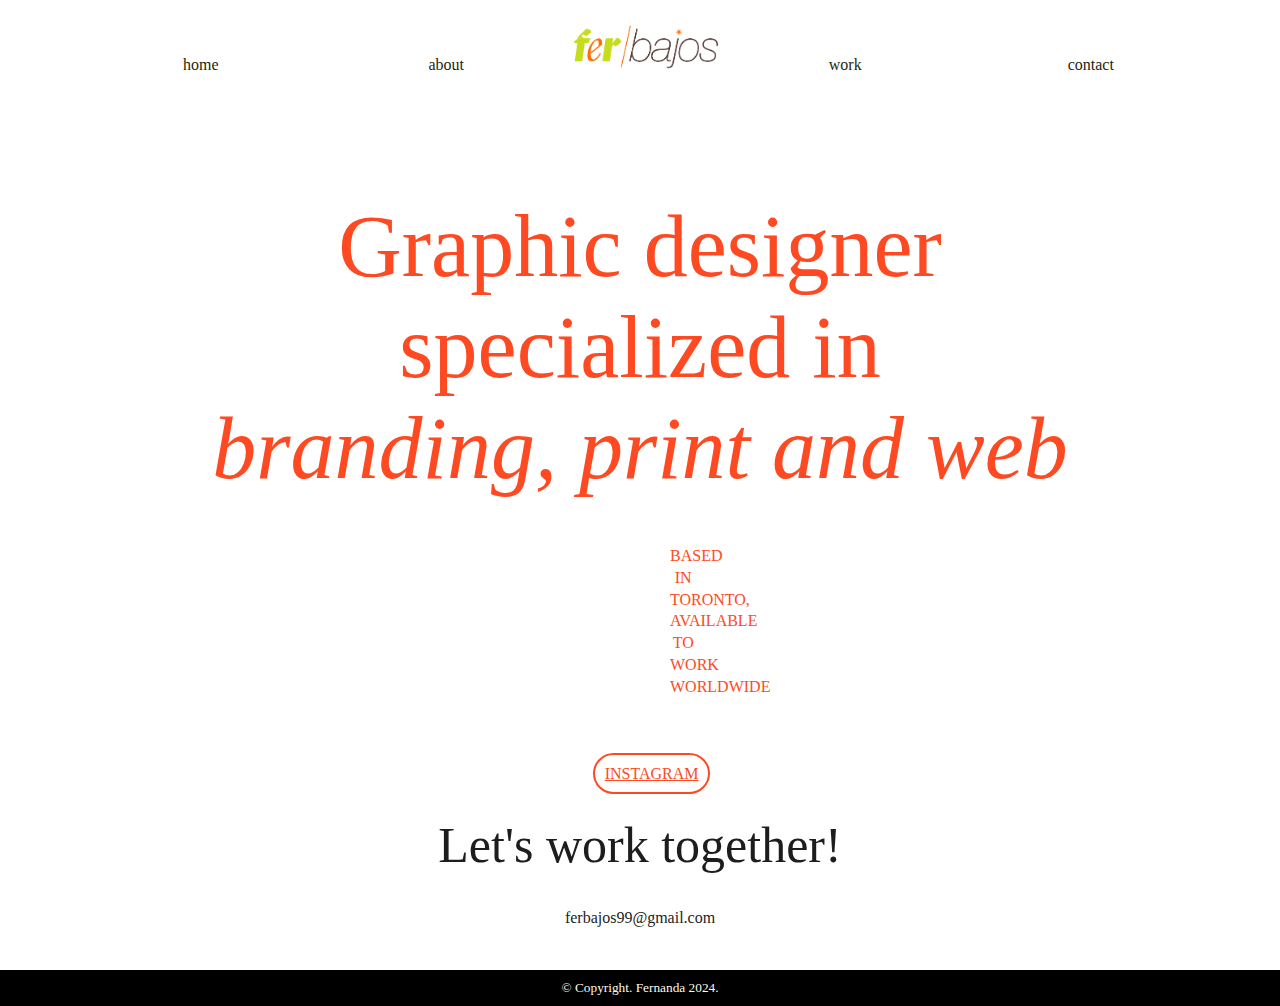
<file: index.html>
<!DOCTYPE html>
<html>
    <head>
        <title>Fer - Graphic Designer</title>
        <meta charset="utf-8">
        <meta name="author" content="Fernanda Salgado">
       
        <link href="css/styles.css" rel="stylesheet">

    </head>

    <body>
        

        <header>
         <nav class="wrapper">
            <a href="index.html">home</a>
            <a href="about.html">about</a>
            <img src="./imgs/FerBajos-HeroLogo.png" class="logo" style="width: 13%;">
            <a href="work.html">work</a>
            <a href="contact.html">contact</a>
         </nav>
        </header>

        <section class="homeBanner">
            <h1>Graphic designer specialized in</h1>
        </section>

        <section class="homebanner2">
            <h1>branding, print and web</h1>
        </section>

        <main id="container">

            <section class="col">
    
                <p>BASED IN TORONTO, AVAILABLE TO WORK WORLDWIDE</p>

                <a href="https://www.instagram.com/designbyferb/" target="_blank" class="instagram">INSTAGRAM</a>
    
            </section>

            <section class="together">
                <p>Let's work together!</p>   
            </section>

            <section class="mail">
                <p>ferbajos99@gmail.com</p>
            </section>
    
            </main>


        <footer>
                &copy; Copyright. Fernanda 2024.
        </footer>
    </body>
</html>
</file>
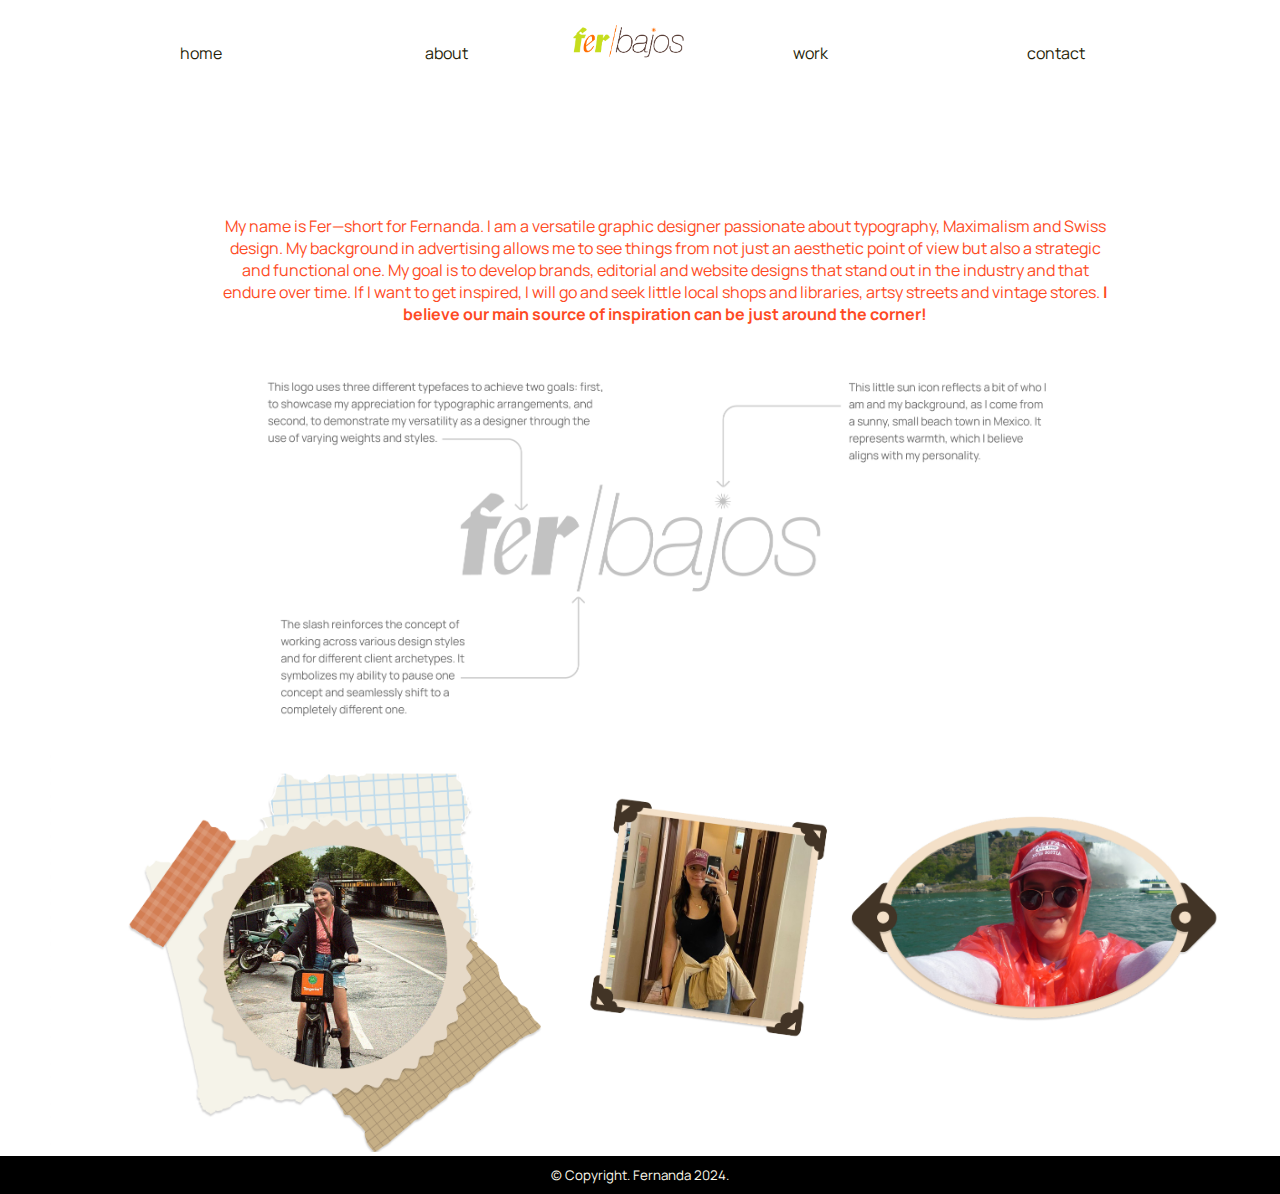
<file: about.html>
<!DOCTYPE html>
<html>
    <head>
        <title>Fer - About Me</title>
        <meta charset="utf-8">
        <meta name="author" content="Fernanda Salgado">

        <link rel="preconnect" href="https://fonts.googleapis.com">
        <link rel="preconnect" href="https://fonts.gstatic.com" crossorigin>
        <link href="https://fonts.googleapis.com/css2?family=EB+Garamond:ital,wght@0,400..800;1,400..800&family=Manrope:wght@200..800&display=swap" rel="stylesheet">
       
        <link href="css/styles.css" rel="stylesheet">

    </head>

    <body>
        
        <header>
            <nav class="wrapper">
               <a href="index.html">home</a>
               <a href="about.html">about</a>
               <img src="./imgs/FerBajos-HeroLogo.png" class="logo" style="width: 10%;">
               <a href="work.html">work</a>
               <a href="contact.html">contact</a>
            </nav>
           </header>
      
        <section class="interests" id="sectionOne">

            <p>My name is Fer—short for Fernanda. I am a versatile graphic designer passionate about typography, Maximalism and Swiss design. My background in advertising allows me to see things from not just an aesthetic point of view but also a strategic and functional one. My goal is to develop brands, editorial and website designs that stand out in the industry and that endure over time. If I want to get inspired, I will go and seek little local shops and libraries, artsy streets and vintage stores. <strong>I believe our main source of inspiration can be just around the corner!</strong></p>

            <img src="imgs/logoanatomy2.png" alt="a graphic with the logo anatomy explaining the different components and concepts of the ferbajos logo" class="logoAnatomy">

            <img src="imgs/Mypics.png" alt="three vintage frames with pictures of the author" class="myPics">
            
        </section>

        <footer>
                &copy; Copyright. Fernanda 2024.
        </footer>

    </body>
</html>
</file>
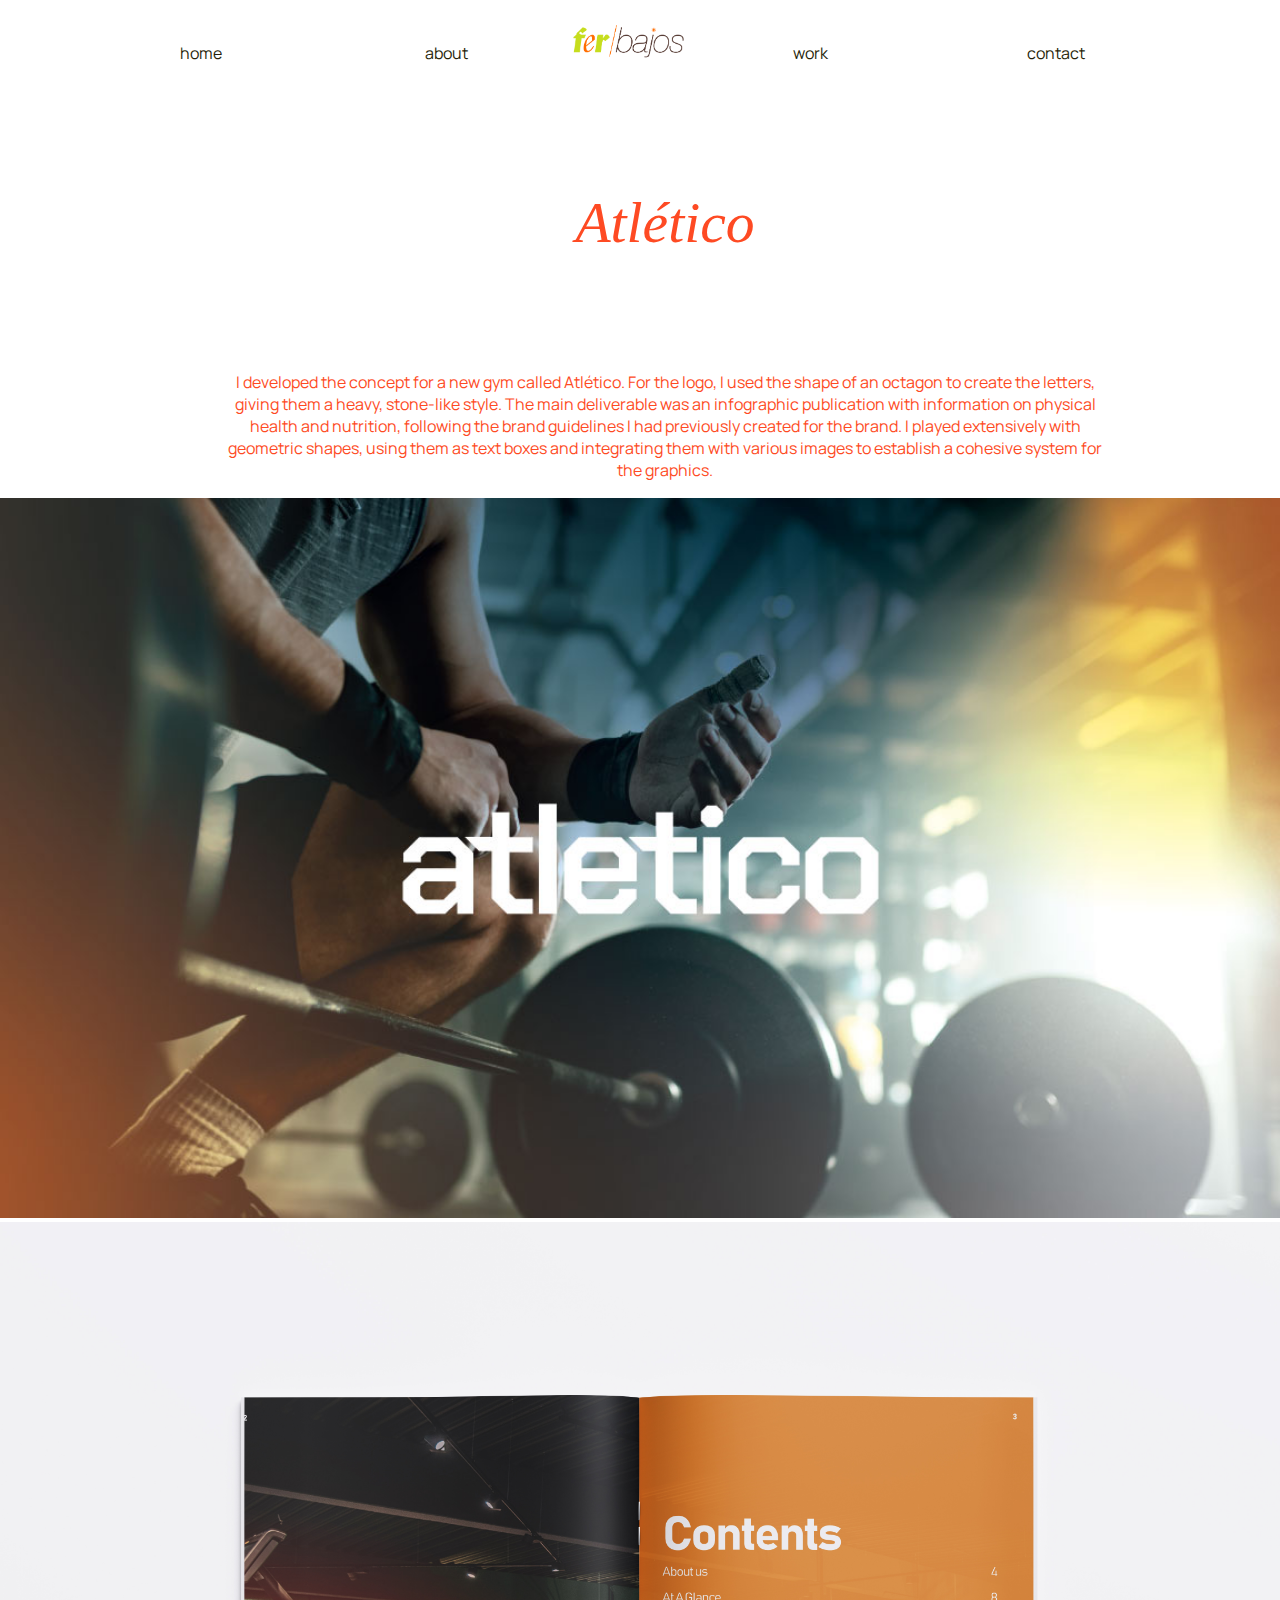
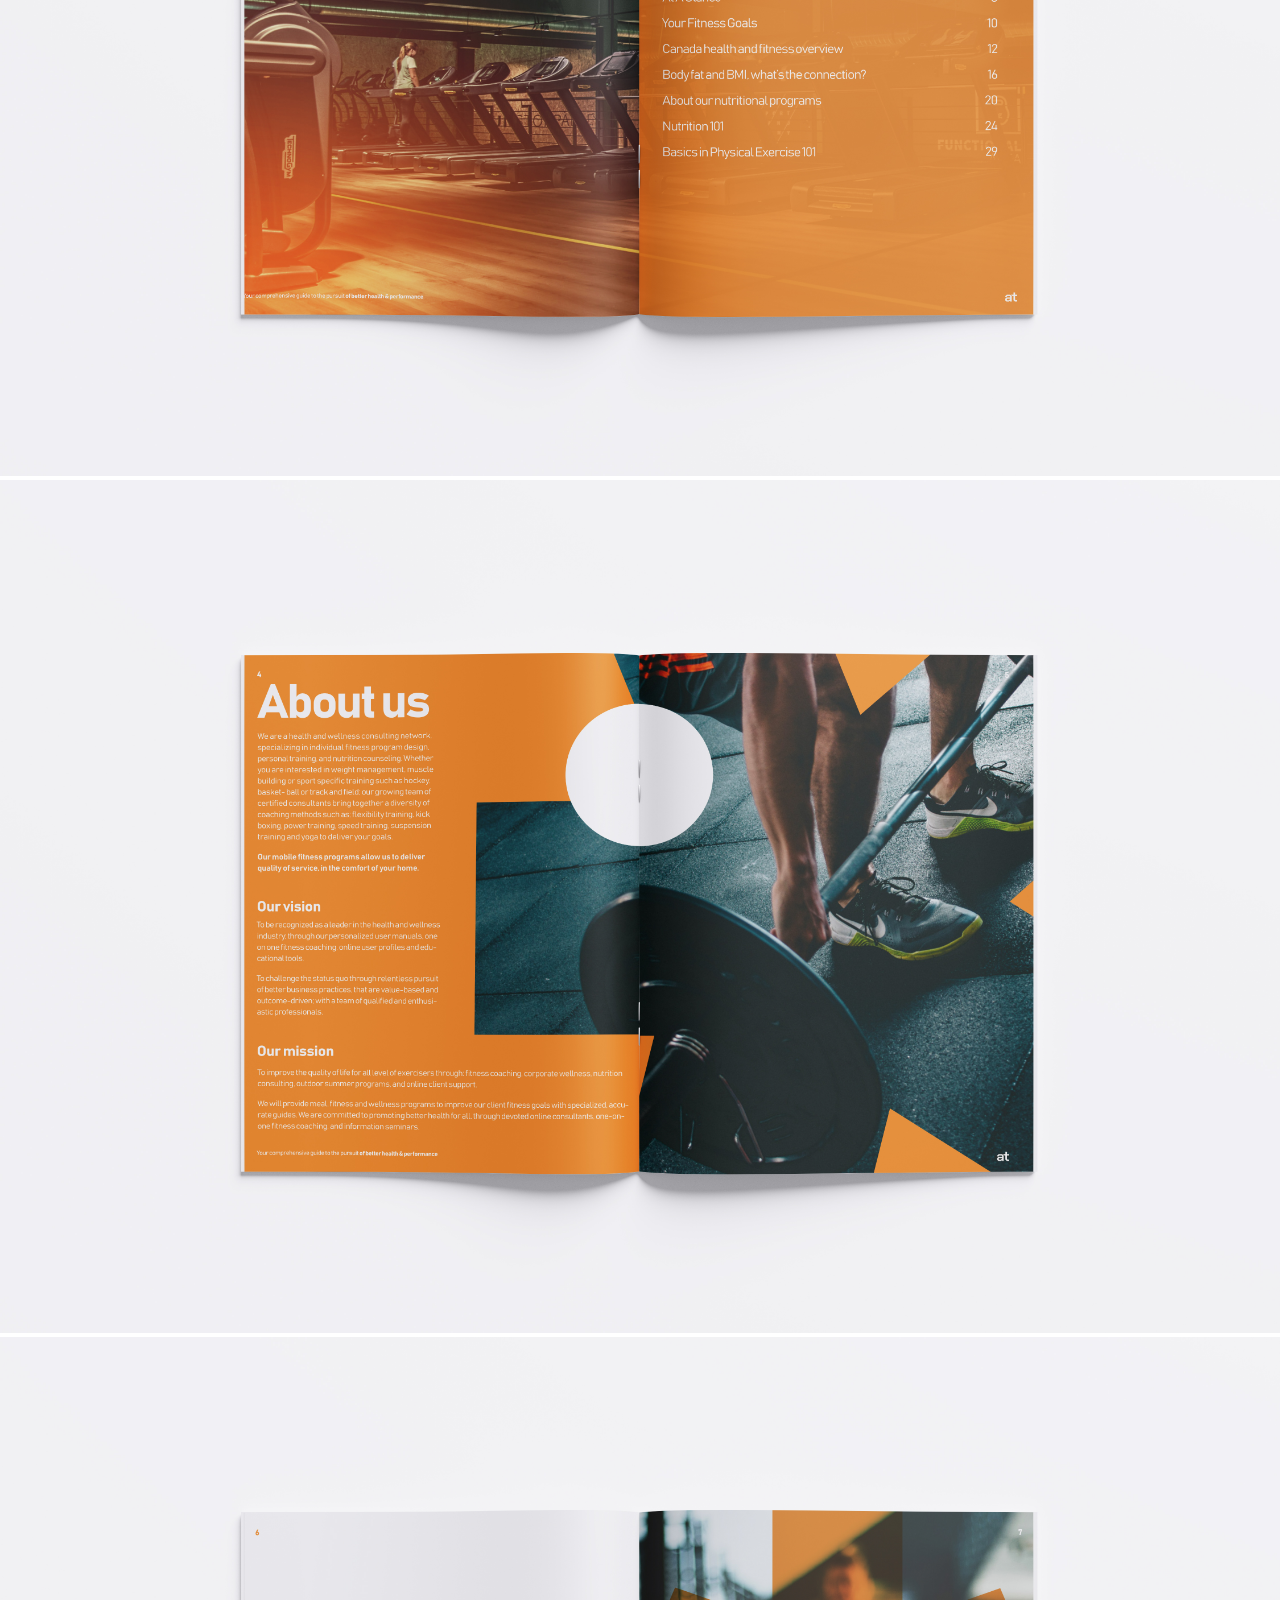
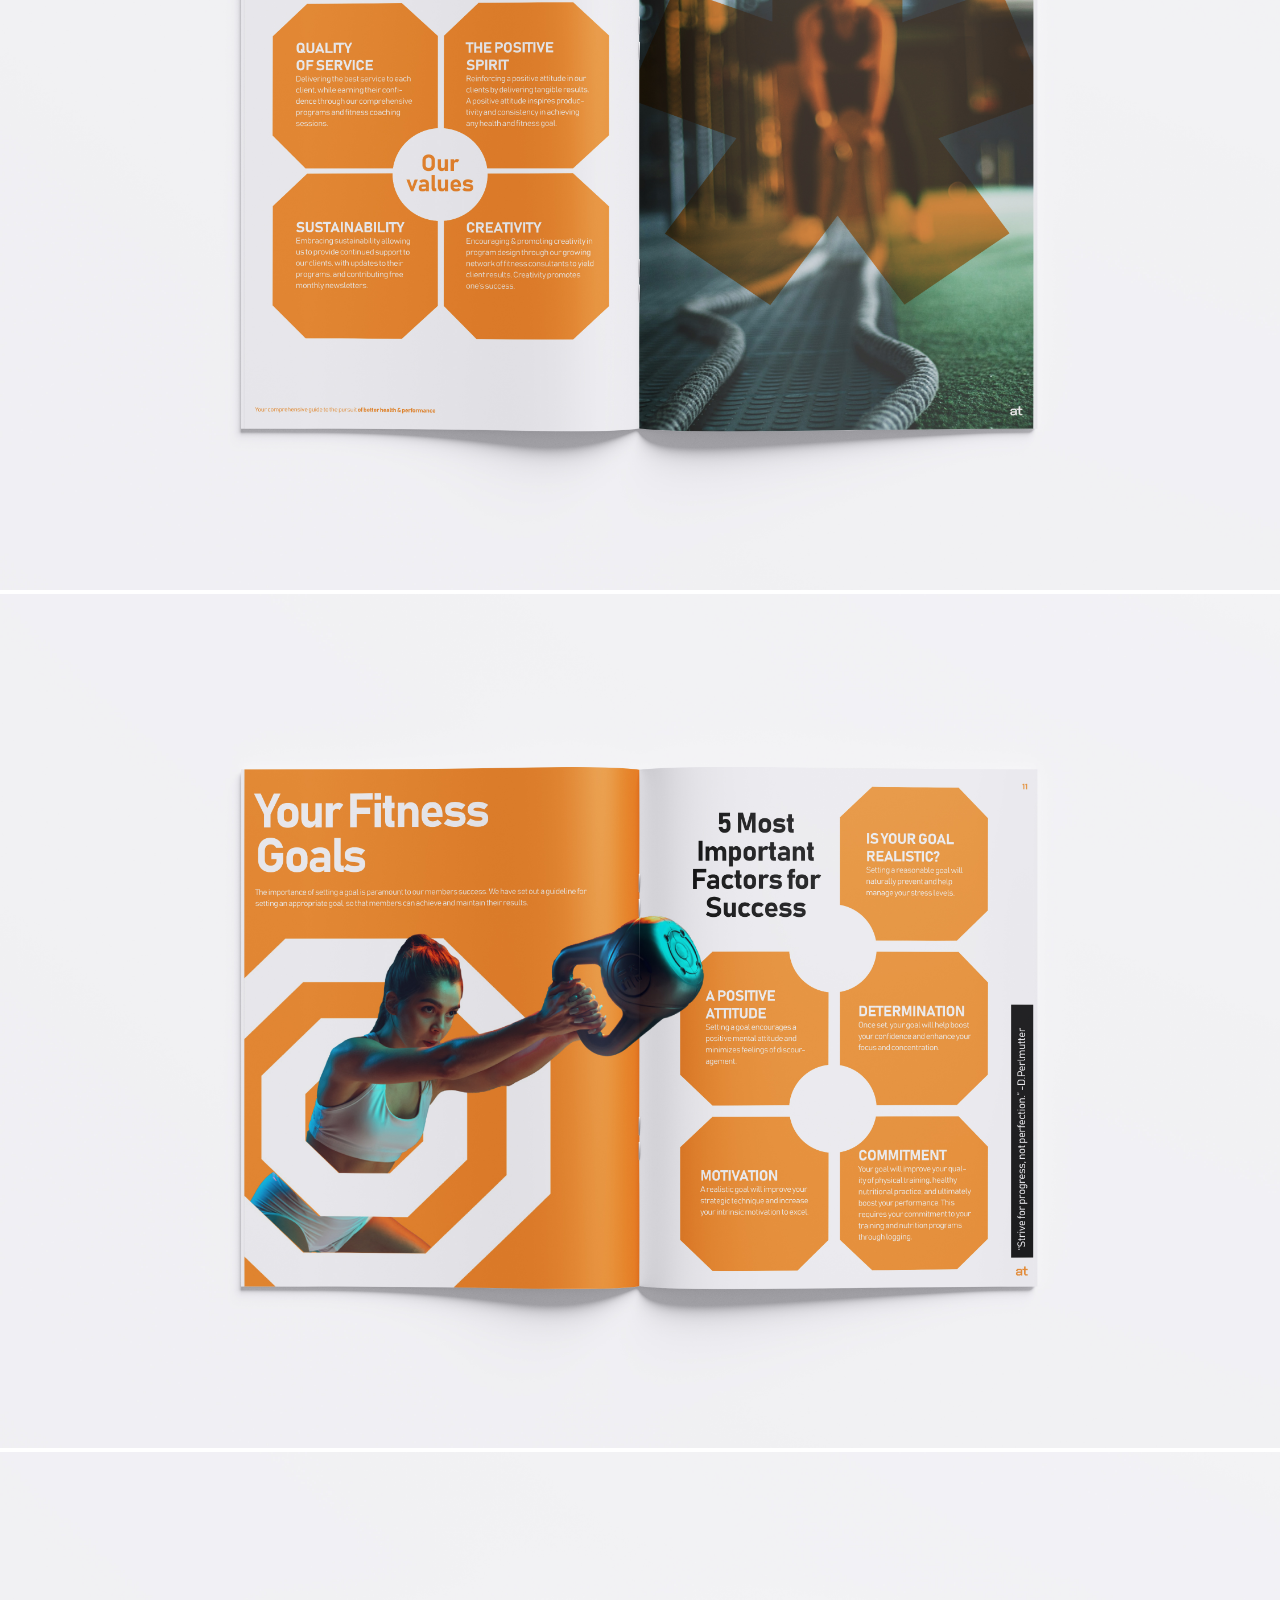
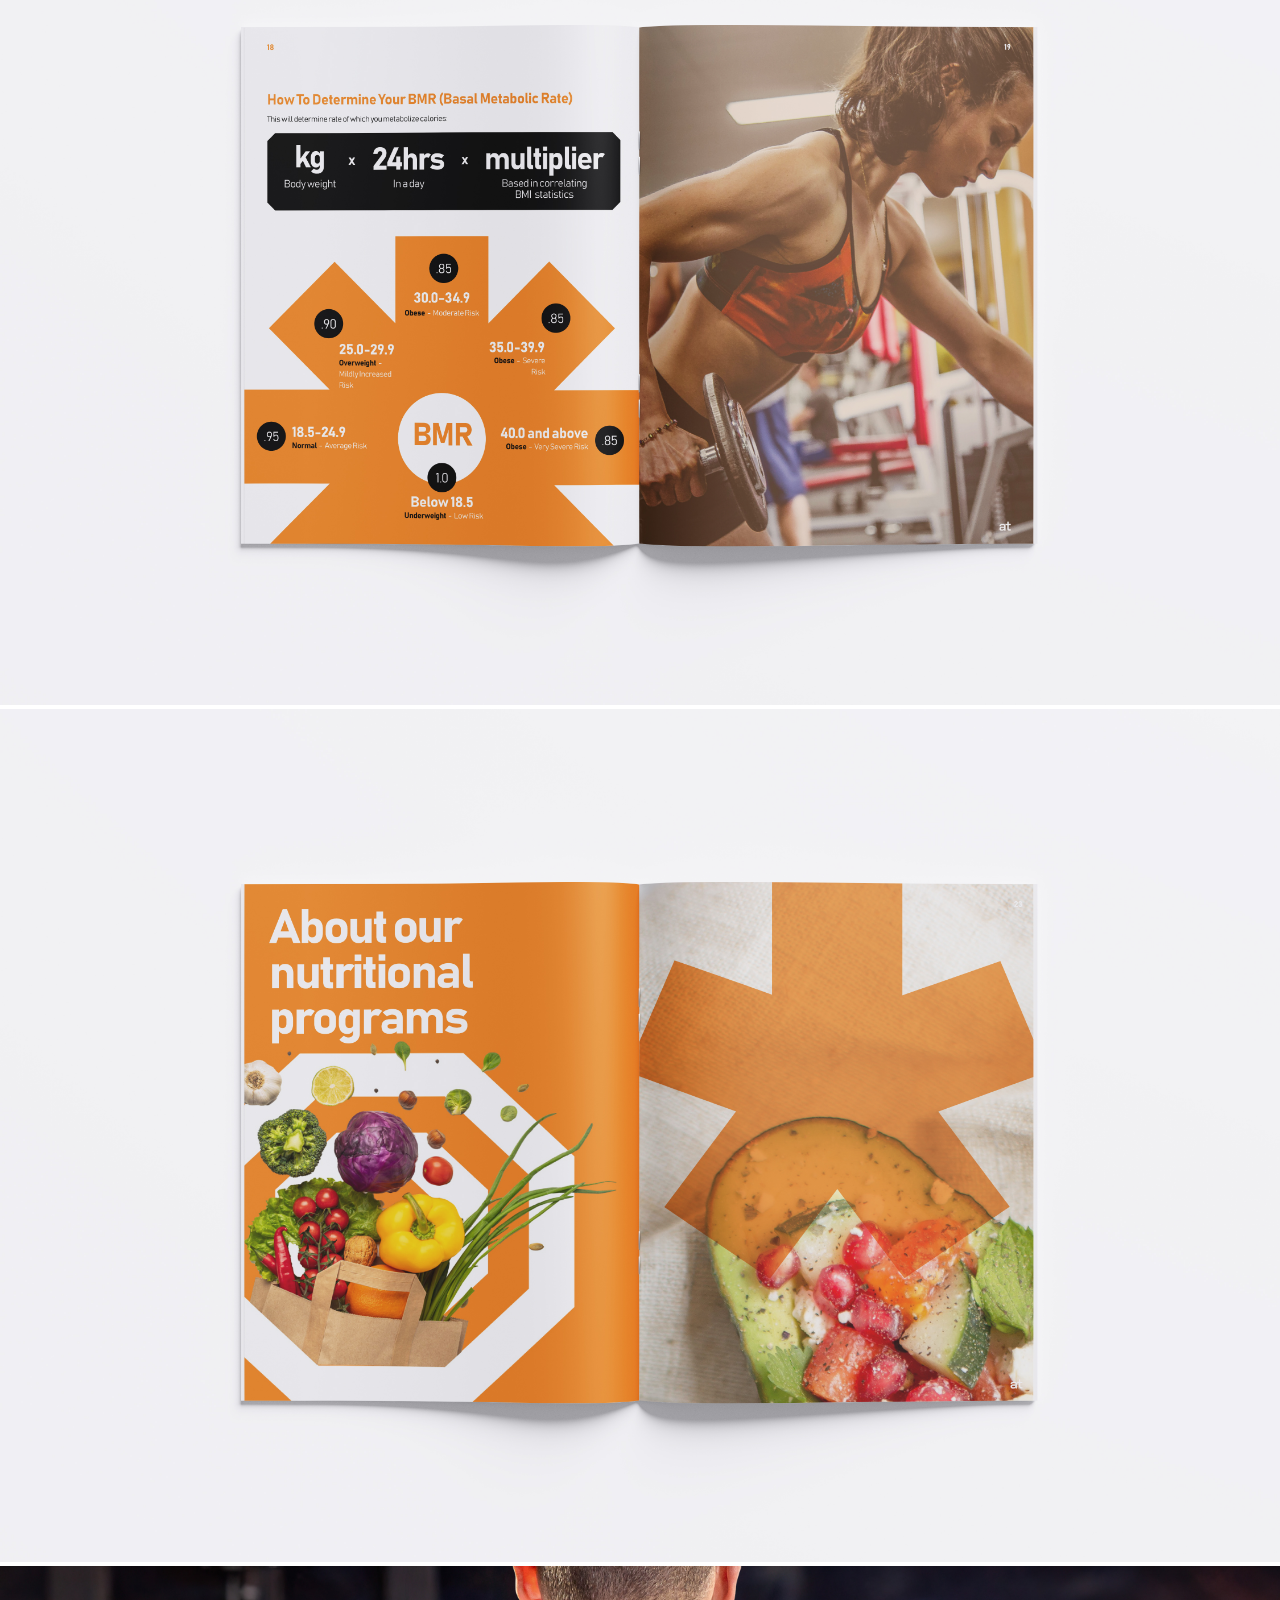
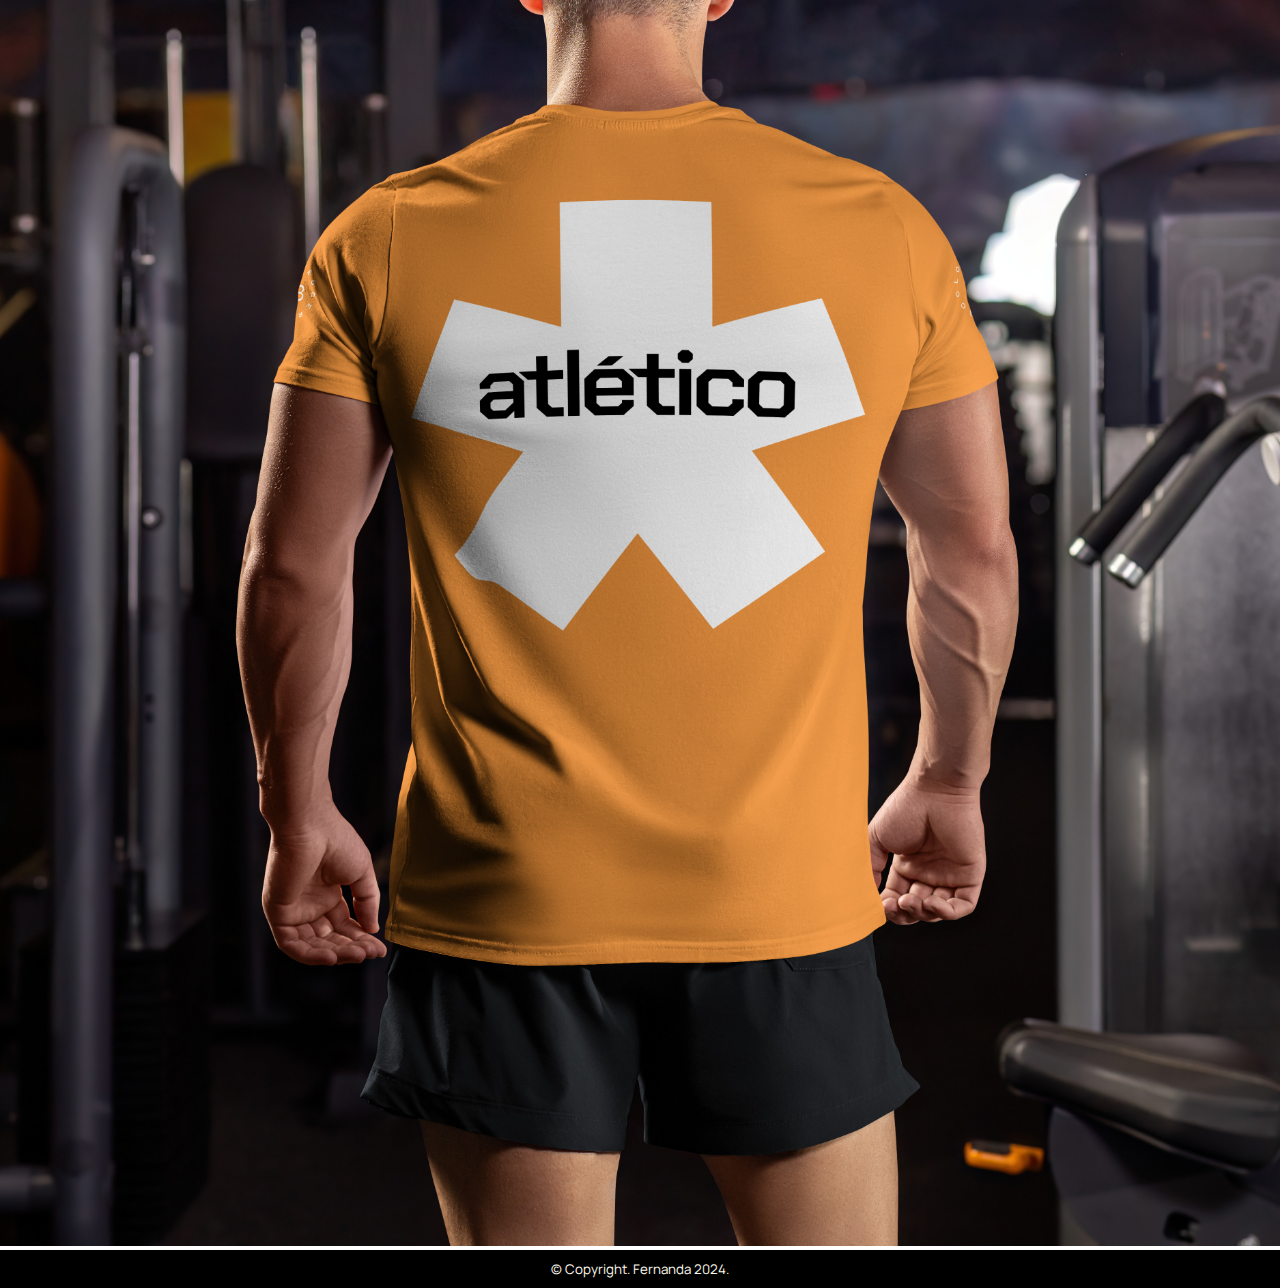
<file: atletico.html>
<!DOCTYPE html>
<html>
    <head>
        <title>atlético</title>
        <meta charset="utf-8">
        <meta name="author" content="Fernanda Salgado">

        <link rel="preconnect" href="https://fonts.googleapis.com">
        <link rel="preconnect" href="https://fonts.gstatic.com" crossorigin>
        <link href="https://fonts.googleapis.com/css2?family=EB+Garamond:ital,wght@0,400..800;1,400..800&family=Manrope:wght@200..800&display=swap" rel="stylesheet">
       
        <link href="css/styles.css" rel="stylesheet">

    </head>
 <body>


    <header>
        <nav class="wrapper">
           <a href="index.html">home</a>
           <a href="about.html">about</a>
           <img src="./imgs/FerBajos-HeroLogo.png" class="logo" style="width: 10%;">
           <a href="work.html">work</a>
           <a href="contact.html">contact</a>
        </nav>
       </header>


       <section class="work" id="sectionOne">

        <h1>Atlético</h1>

        <p>I developed the concept for a new gym called Atlético. For the logo, I used the shape of an octagon to create the letters, giving them a heavy, stone-like style. The main deliverable was an infographic publication with information on physical health and nutrition, following the brand guidelines I had previously created for the brand. I played extensively with geometric shapes, using them as text boxes and integrating them with various images to establish a cohesive system for the graphics.

        </p>
        </section>

        <section class="primo" id="sectionTwo">

            <img src="imgs/atletico-1.jpg" alt="Zoom in of pop can, Primo, with water drops on it" class="primo">
            <img src="imgs/atletico-2.jpg" alt="Zoom in of pop can, Primo, with water drops on it" class="primo">
            <img src="imgs/atletico-3.jpg" alt="Zoom in of pop can, Primo, with water drops on it" class="primo">
            <img src="imgs/atletico-4.jpg" alt="Zoom in of pop can, Primo, with water drops on it" class="primo">
            <img src="imgs/atletico-5.jpg" alt="Zoom in of pop can, Primo, with water drops on it" class="primo">
            <img src="imgs/atletico-6.jpg" alt="Zoom in of pop can, Primo, with water drops on it" class="primo">
            <img src="imgs/atletico-7.jpg" alt="Zoom in of pop can, Primo, with water drops on it" class="primo">
            <img src="imgs/atletico-8.jpg" alt="Zoom in of pop can, Primo, with water drops on it" class="primo">

        </section>

        <footer>
            &copy; Copyright. Fernanda 2024.
    </footer>

 </body>
</file>
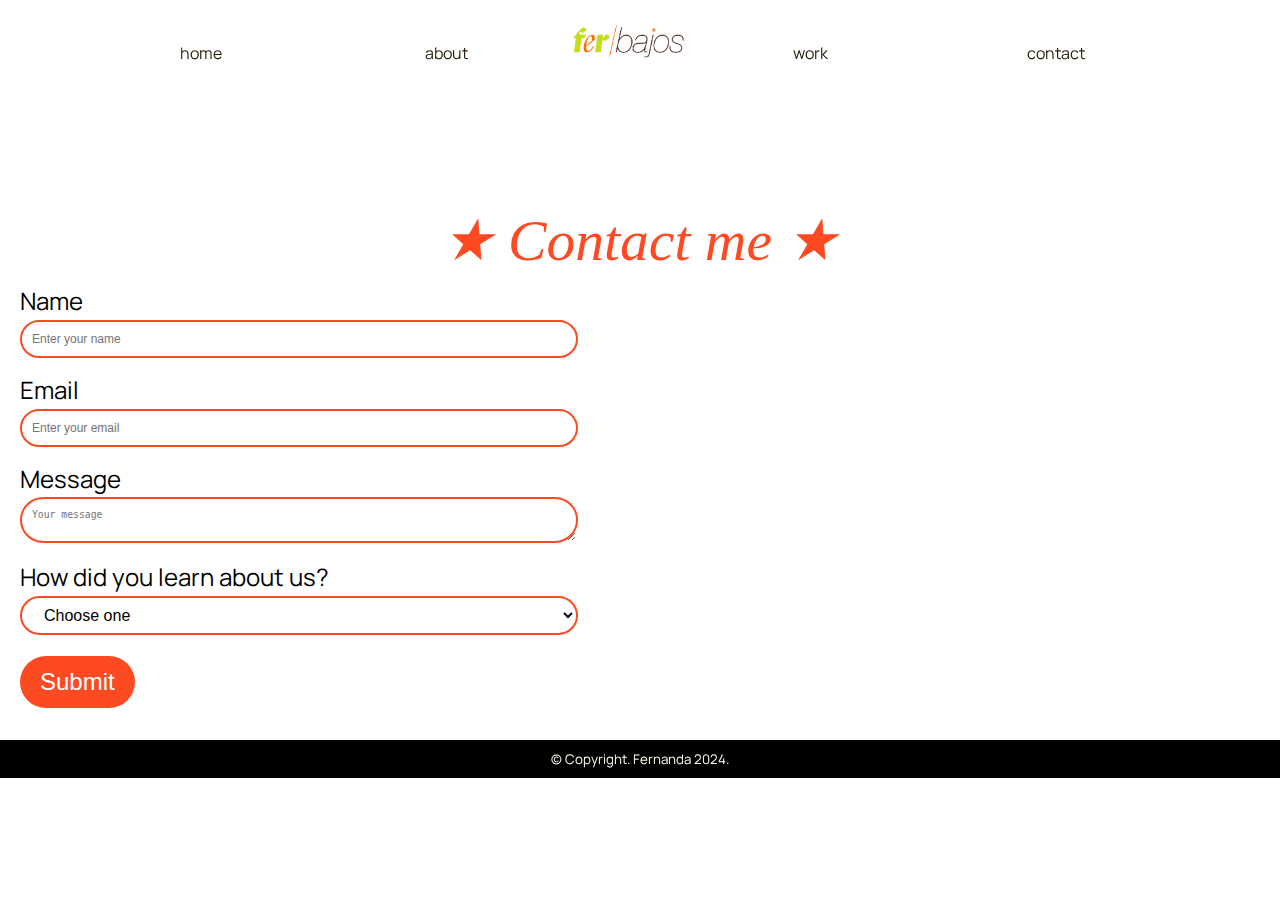
<file: contact.html>
<!DOCTYPE html>
<html>
    <head>
        <title>Fer - Contact Me</title>
        <meta charset="utf-8">
        <meta name="author" content="Fernanda Salgado">

        <link rel="preconnect" href="https://fonts.googleapis.com">
        <link rel="preconnect" href="https://fonts.gstatic.com" crossorigin>
        <link href="https://fonts.googleapis.com/css2?family=EB+Garamond:ital,wght@0,400..800;1,400..800&family=Manrope:wght@200..800&display=swap" rel="stylesheet">
       
        <link href="css/styles.css" rel="stylesheet">

    </head>

    <body>
        

        <header>
            <nav class="wrapper">
               <a href="index.html">home</a>
               <a href="about.html">about</a>
               <img src="./imgs/FerBajos-HeroLogo.png" class="logo" style="width: 10%;">
               <a href="work.html">work</a>
               <a href="contact.html">contact</a>
            </nav>
           </header>

        <main id="container" class="contact">

            <h1>★ Contact me ★</h1>

            <form action="mailto">

                <label>Name</label>
                <input type="text" required placeholder="Enter your name">

                <label>Email</label>
                <input type="email" required placeholder="Enter your email">

                <label>Message</label>
                <textarea placeholder="Your message"></textarea>

                <label>How did you learn about us?</label>
                <select>
                    <optgroup label="Media">
                        <option>Choose one</option>
                        <option>Social media</option>
                        <option>Radio</option>
                        <option>TV</option>
                    </optgroup>
                    <optgroup label="Other">
                        <option>Word of mouth</option>
                        <option>Family recommendation</option>
                        <option>Friends</option>
                    </optgroup>
                </select>

                <input type="submit">

            </form>

            <!-- Google map -->

            <iframe src="https://www.google.com/maps/embed?pb=!1m18!1m12!1m3!1d184551.90977179076!2d-79.5428693190242!3d43.71837095834992!2m3!1f0!2f0!3f0!3m2!1i1024!2i768!4f13.1!3m3!1m2!1s0x89d4cb90d7c63ba5%3A0x323555502ab4c477!2sToronto%2C%20Ontario!5e0!3m2!1ses-419!2sca!4v1710890731214!5m2!1ses-419!2sca" width="600" height="450" style="border:0;" allowfullscreen="" loading="lazy" referrerpolicy="no-referrer-when-downgrade"></iframe>

        </main>

        </section>


        <footer>
                &copy; Copyright. Fernanda 2024.
        </footer>
    </body>
</html>
</file>
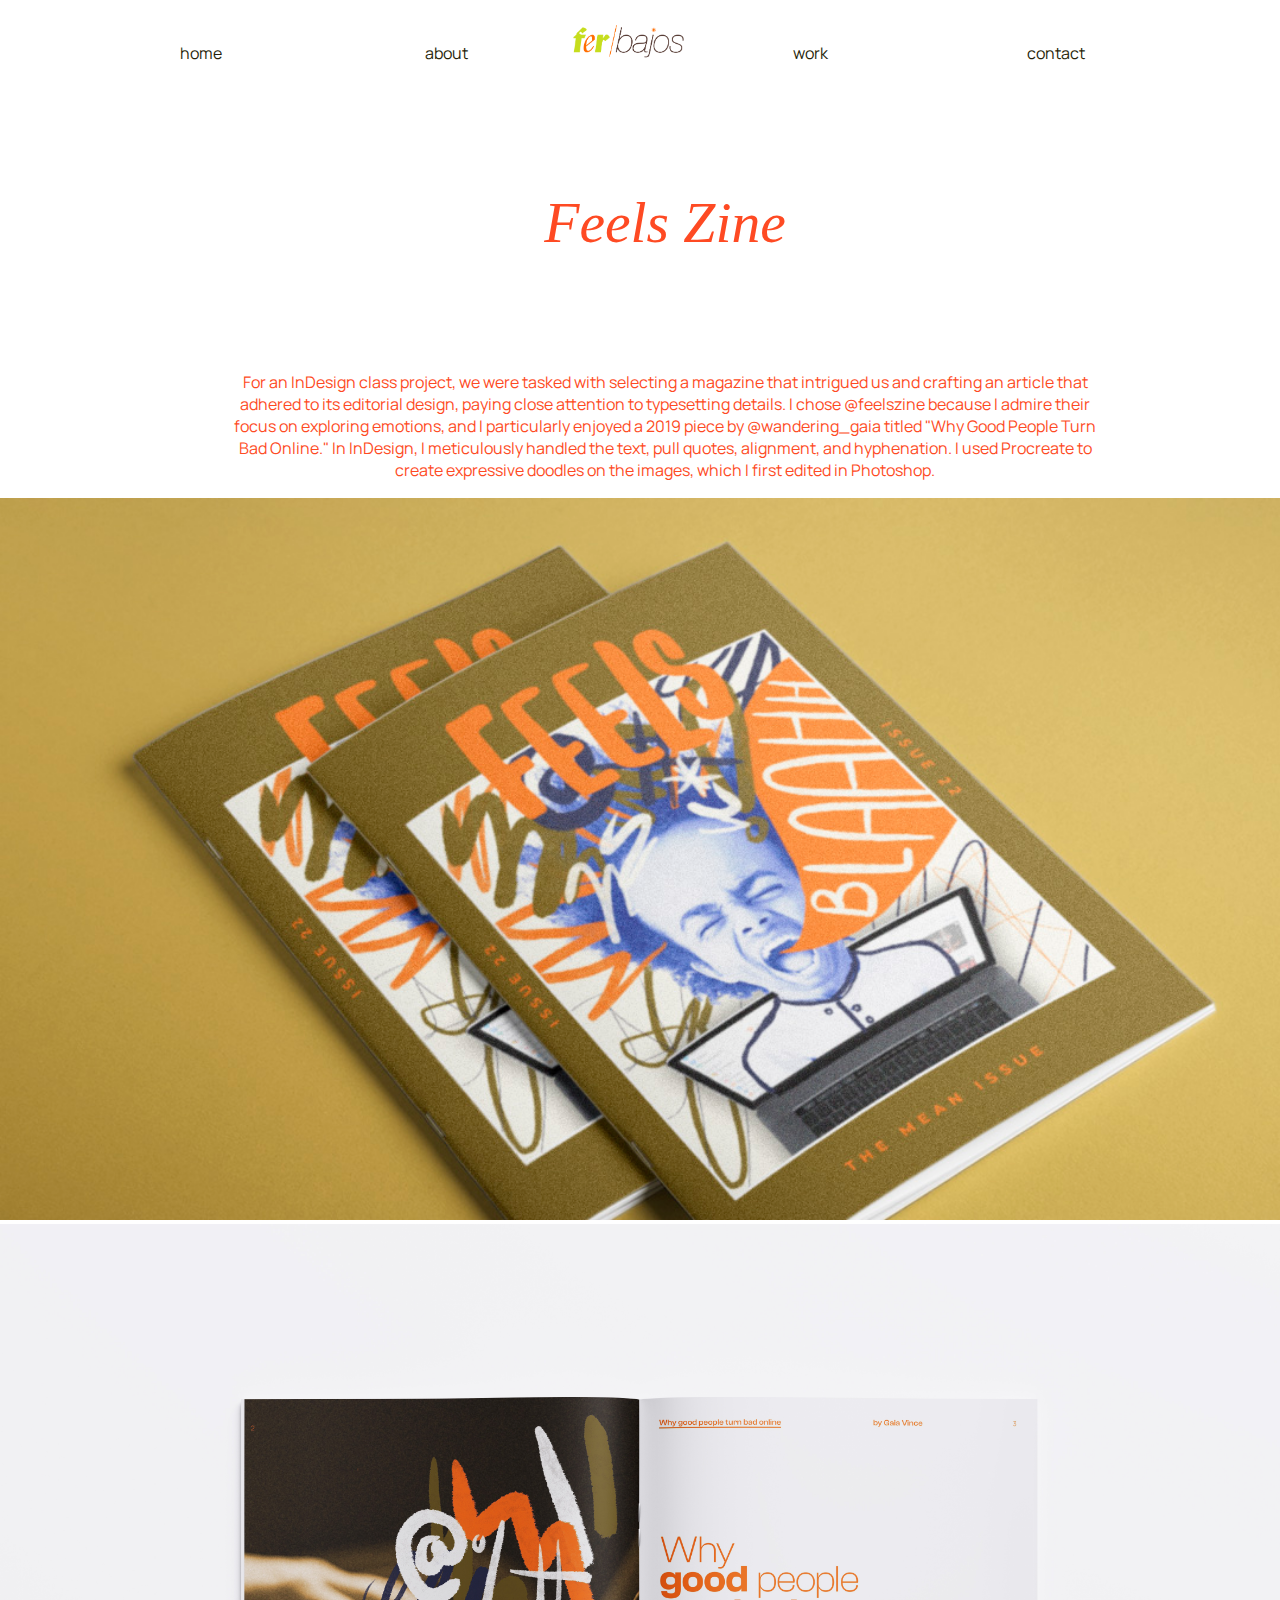
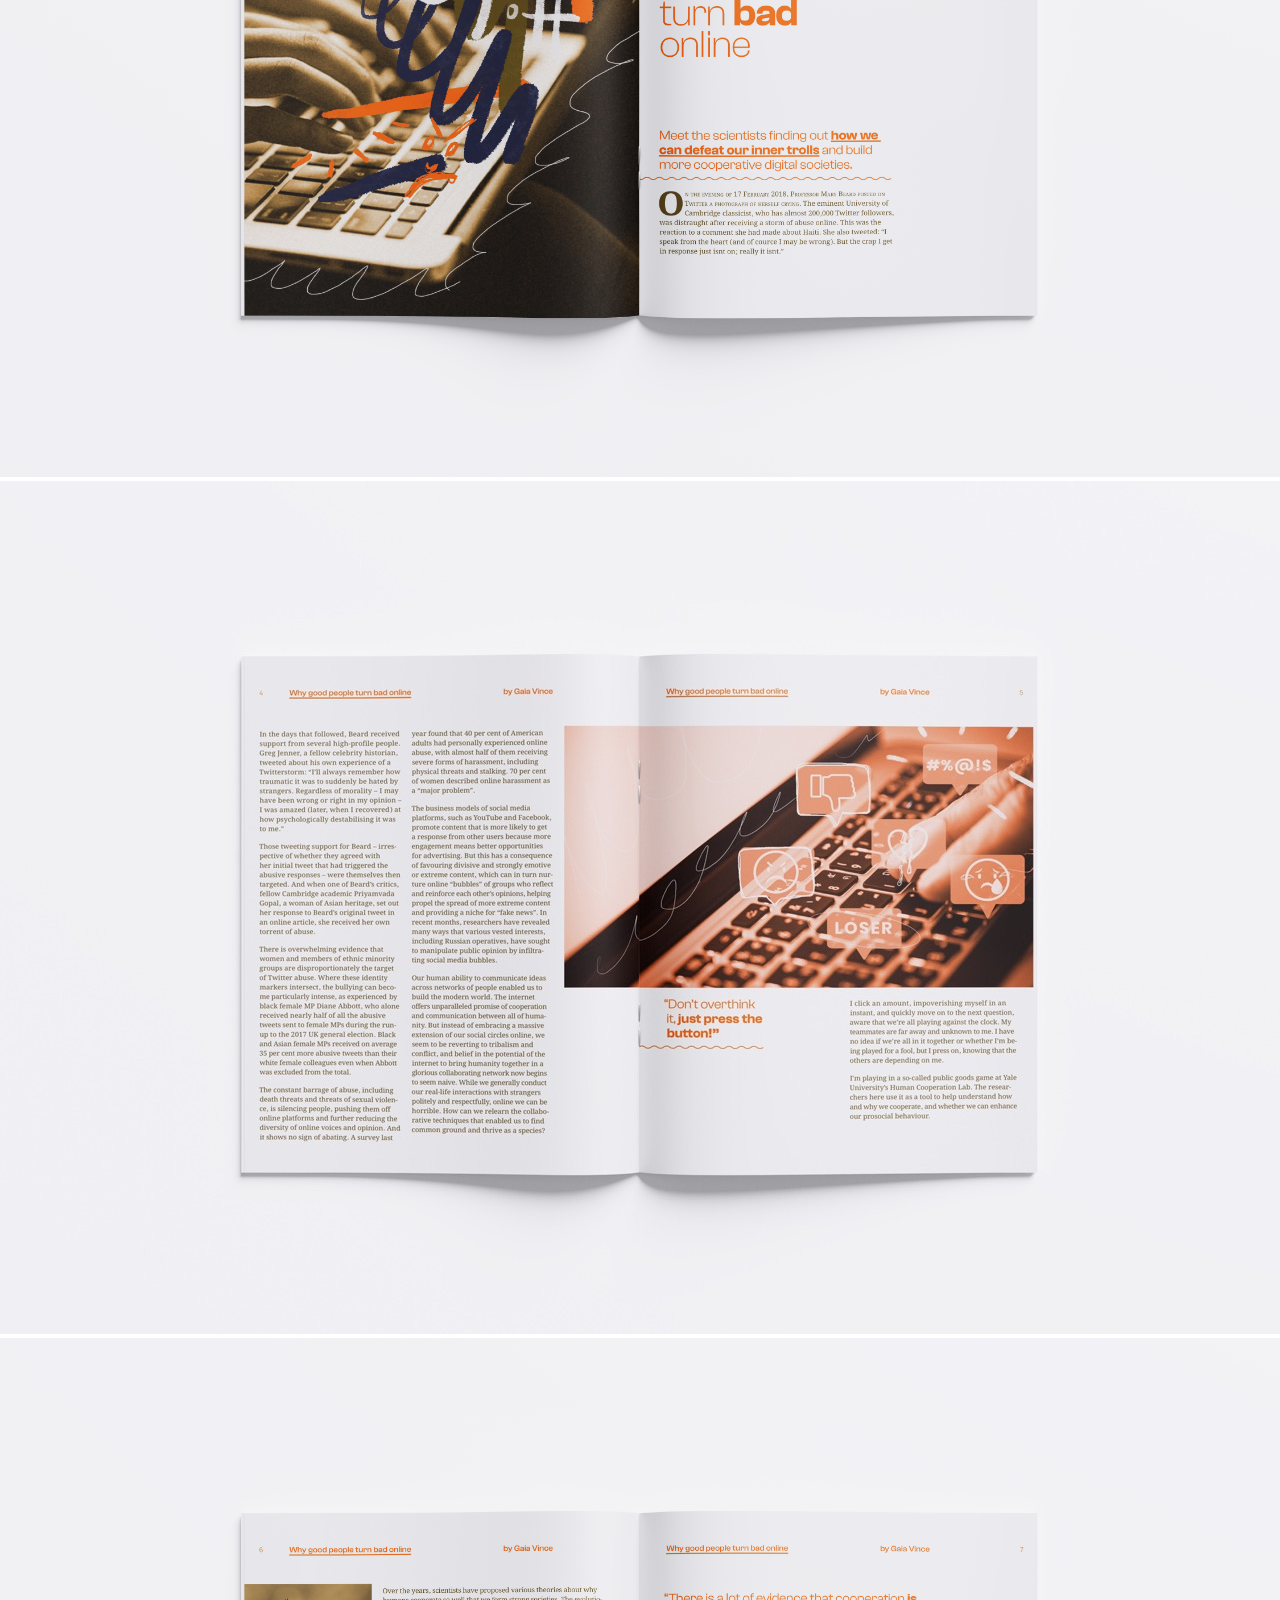
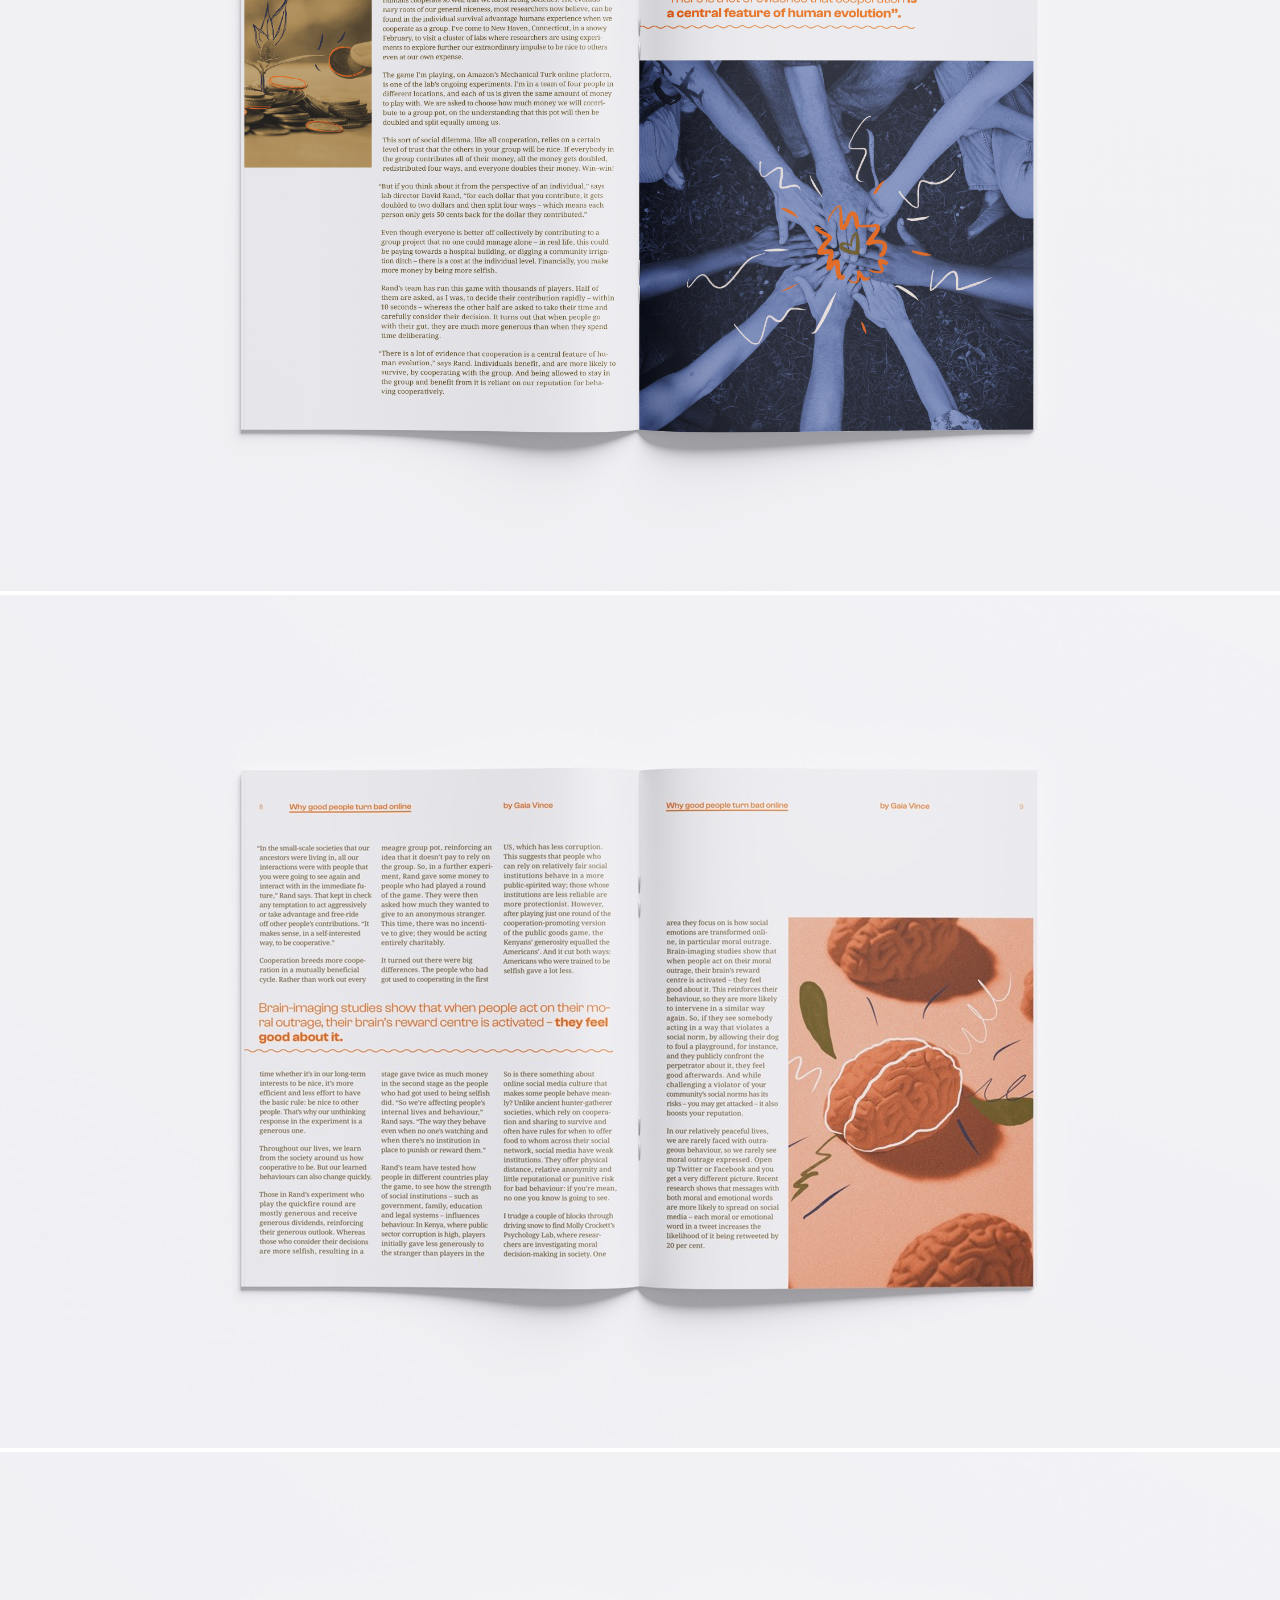
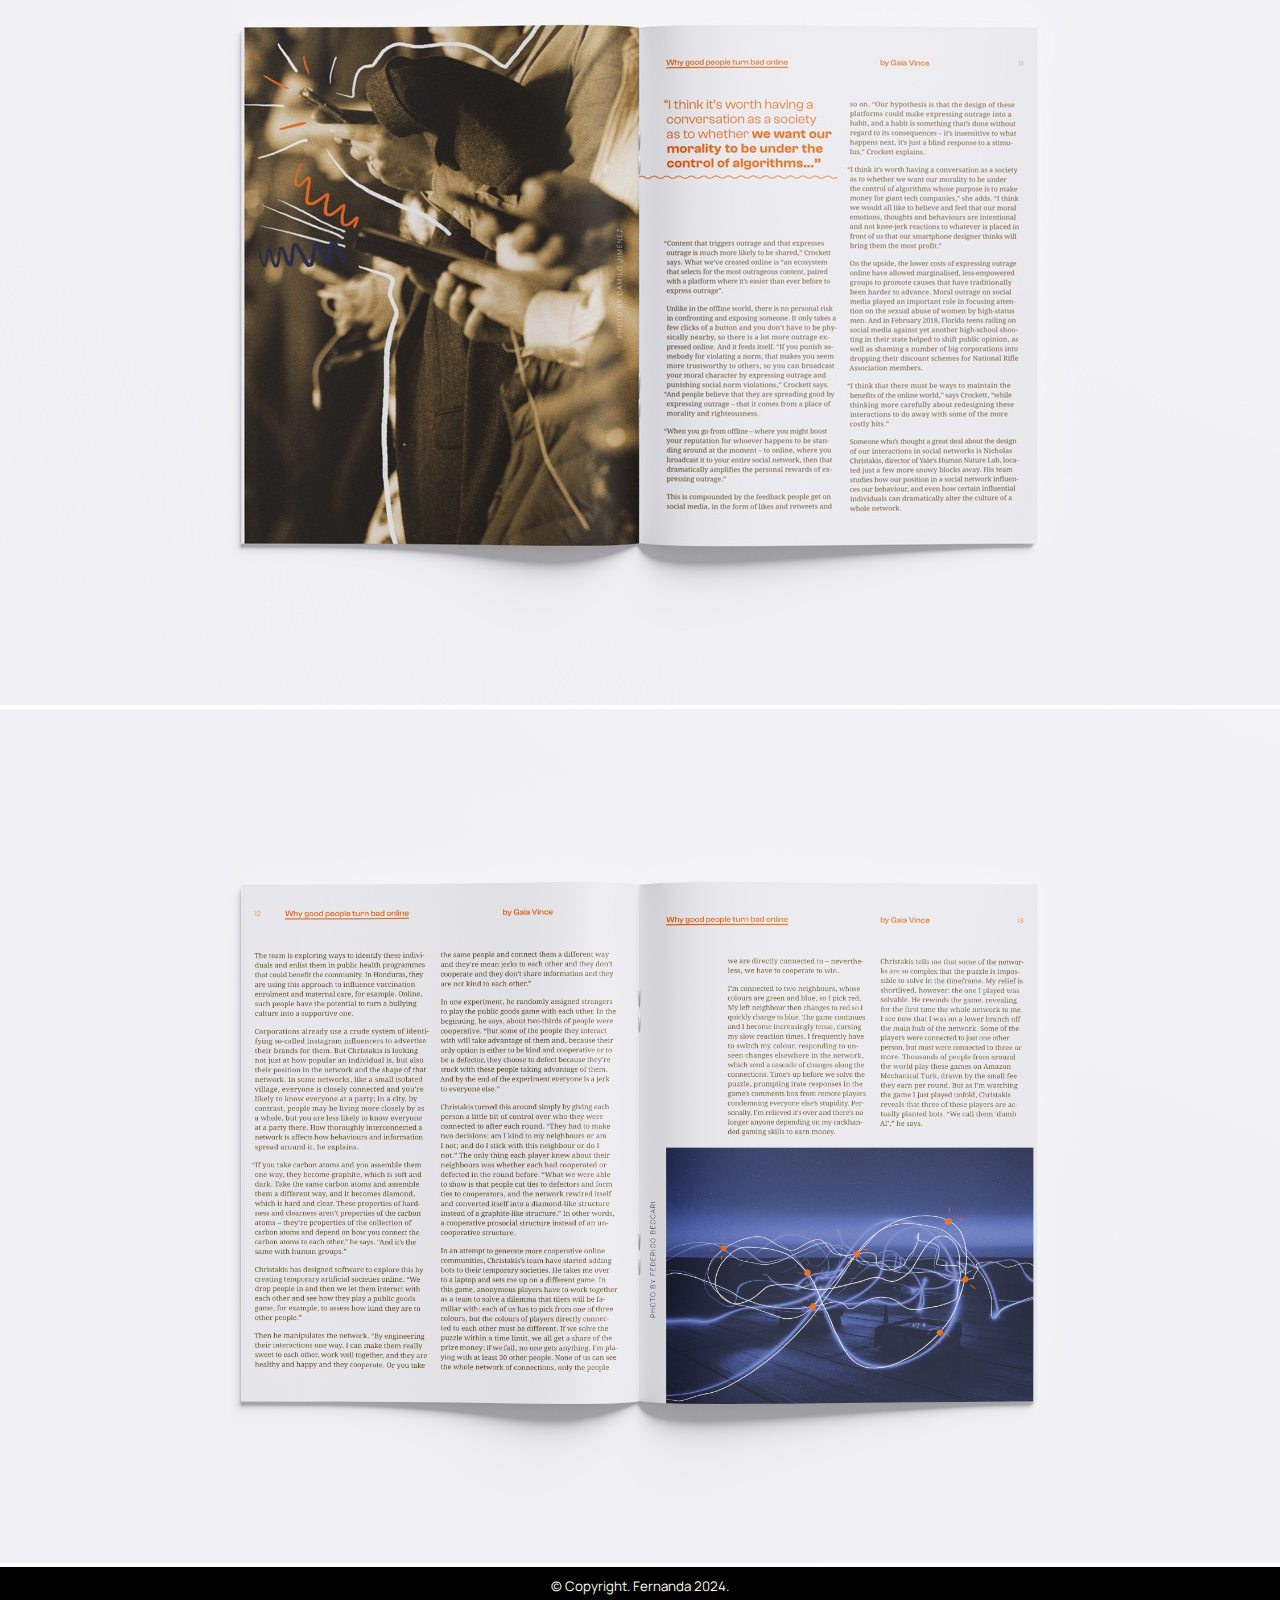
<file: feels.html>
<!DOCTYPE html>
<html>
    <head>
        <title>Feels</title>
        <meta charset="utf-8">
        <meta name="author" content="Fernanda Salgado">

        <link rel="preconnect" href="https://fonts.googleapis.com">
        <link rel="preconnect" href="https://fonts.gstatic.com" crossorigin>
        <link href="https://fonts.googleapis.com/css2?family=EB+Garamond:ital,wght@0,400..800;1,400..800&family=Manrope:wght@200..800&display=swap" rel="stylesheet">
       
        <link href="css/styles.css" rel="stylesheet">

    </head>
 <body>


    <header>
        <nav class="wrapper">
           <a href="index.html">home</a>
           <a href="about.html">about</a>
           <img src="./imgs/FerBajos-HeroLogo.png" class="logo" style="width: 10%;">
           <a href="work.html">work</a>
           <a href="contact.html">contact</a>
        </nav>
       </header>

    
       <section class="work" id="sectionOne">

        <h1>Feels Zine</h1>


        <p>For an InDesign class project, we were tasked with selecting a magazine that intrigued us and crafting an article that adhered to its editorial design, paying close attention to typesetting details. I chose @feelszine because I admire their focus on exploring emotions, and I particularly enjoyed a 2019 piece by @wandering_gaia titled "Why Good People Turn Bad Online."

            In InDesign, I meticulously handled the text, pull quotes, alignment, and hyphenation. I used Procreate to create expressive doodles on the images, which I first edited in Photoshop.</p>
        </section>

        <section class="feels" id="sectionTwo">
            <img src="imgs/feels.jpg" alt="A render of the cover of the Feels Zine Mean Issue" class="feels">
            <img src="imgs/mockup-1.jpg" alt="A render of the first to pages of the article Why Good People Turn Bad Online" class="feels">
            <img src="imgs/mockup-2.jpg" alt="A render of second spreads of the article Why Good People Turn Bad Online" class="feels">
            <img src="imgs/mockup-3.jpg" alt="A render of third spreads of the article Why Good People Turn Bad Online" class="feels">
            <img src="imgs/mockup-4.jpg" alt="A render of fourth spreads of the article Why Good People Turn Bad Online" class="feels">
            <img src="imgs/mockup-5.jpg" alt="A render of fifth spreads of the article Why Good People Turn Bad Online" class="feels">
            <img src="imgs/mockup-6.jpg" alt="A render of sixth spreads of the article Why Good People Turn Bad Online" class="feels">

        </section>

        <footer>
            &copy; Copyright. Fernanda 2024.
    </footer>

 </body>
</file>
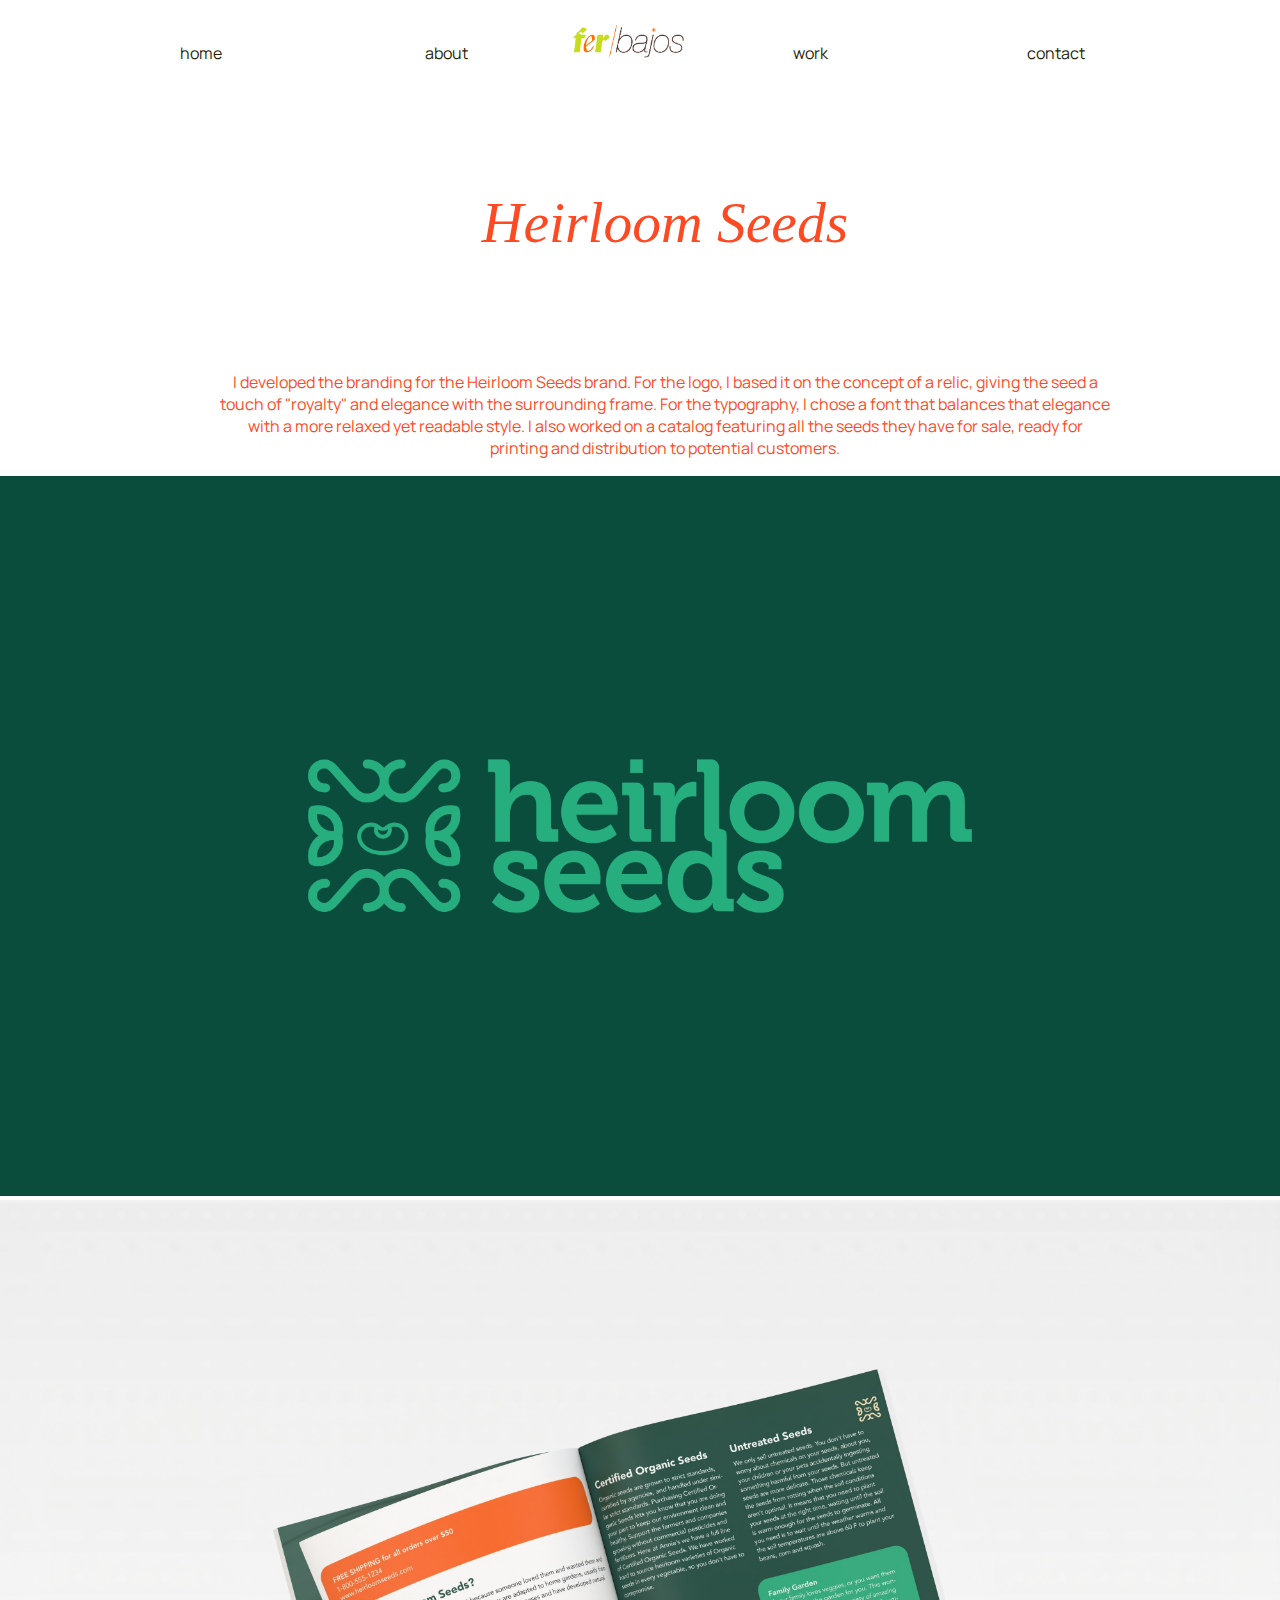
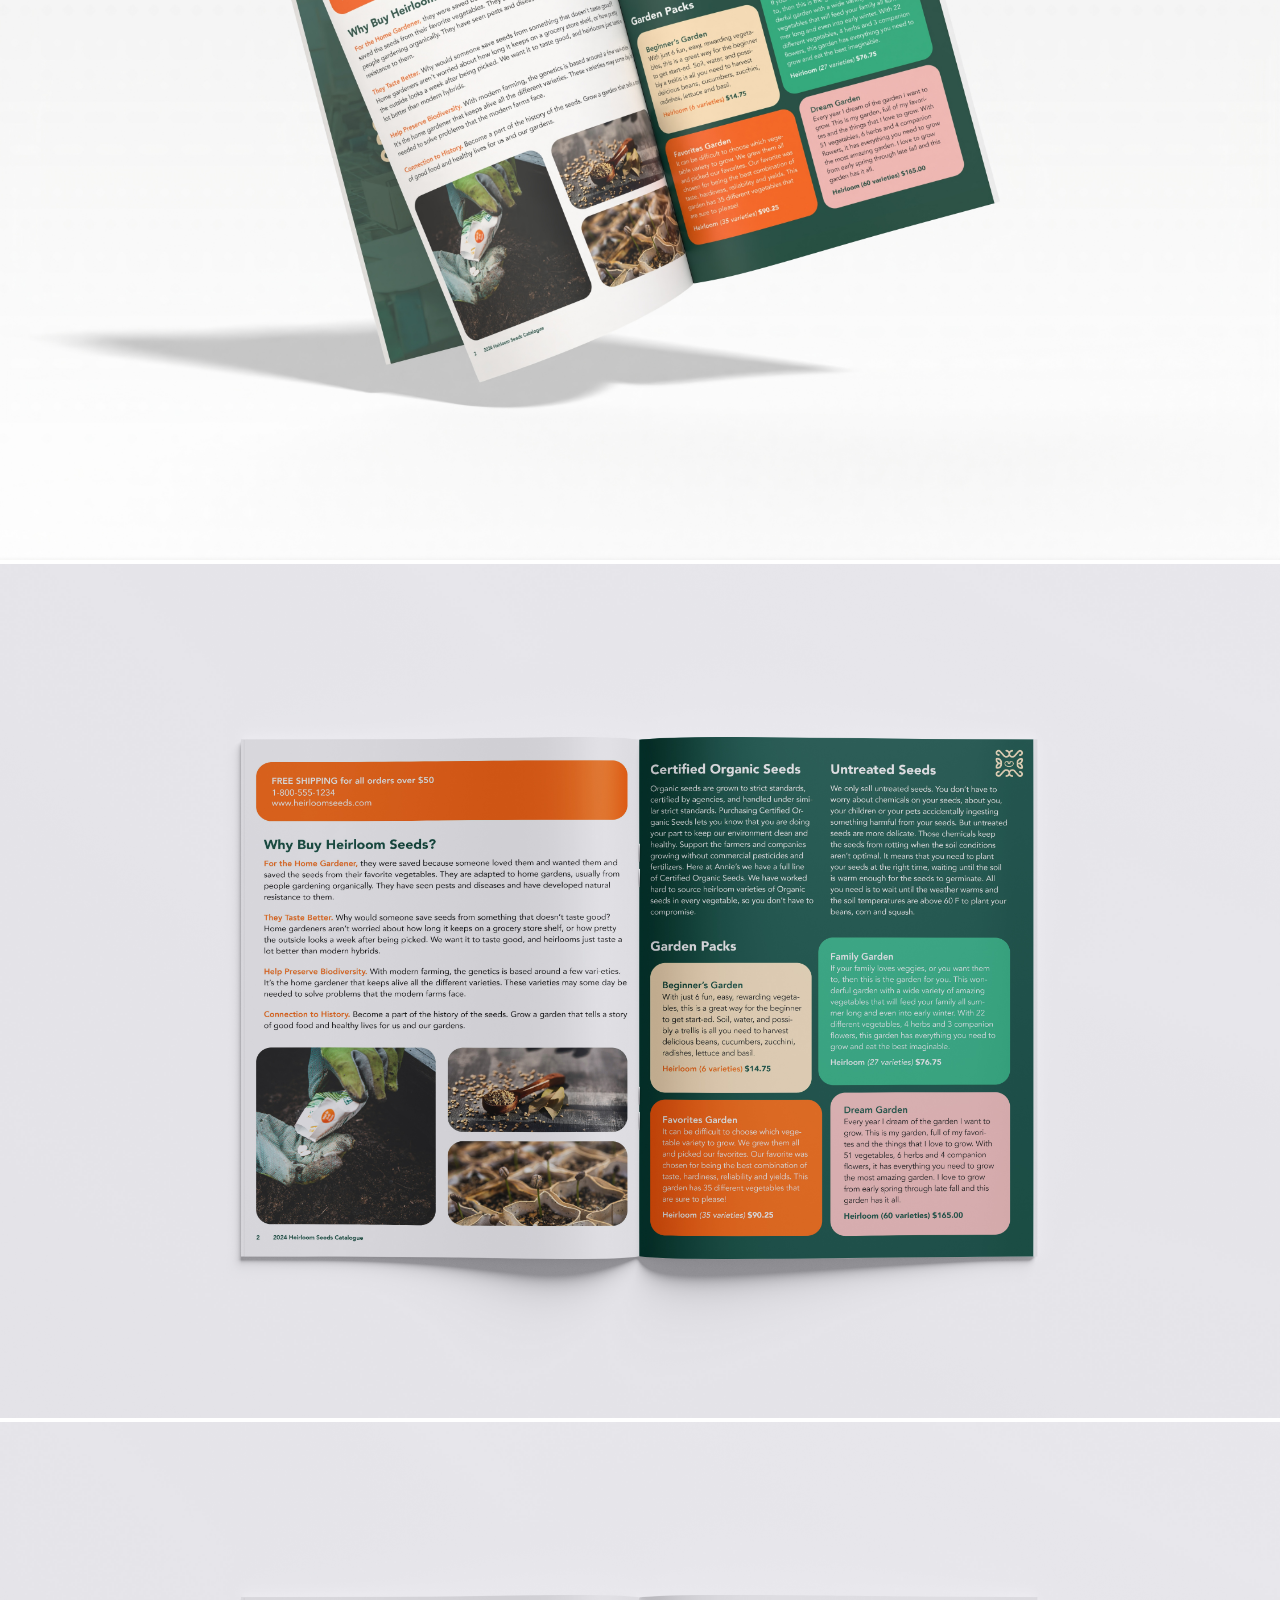
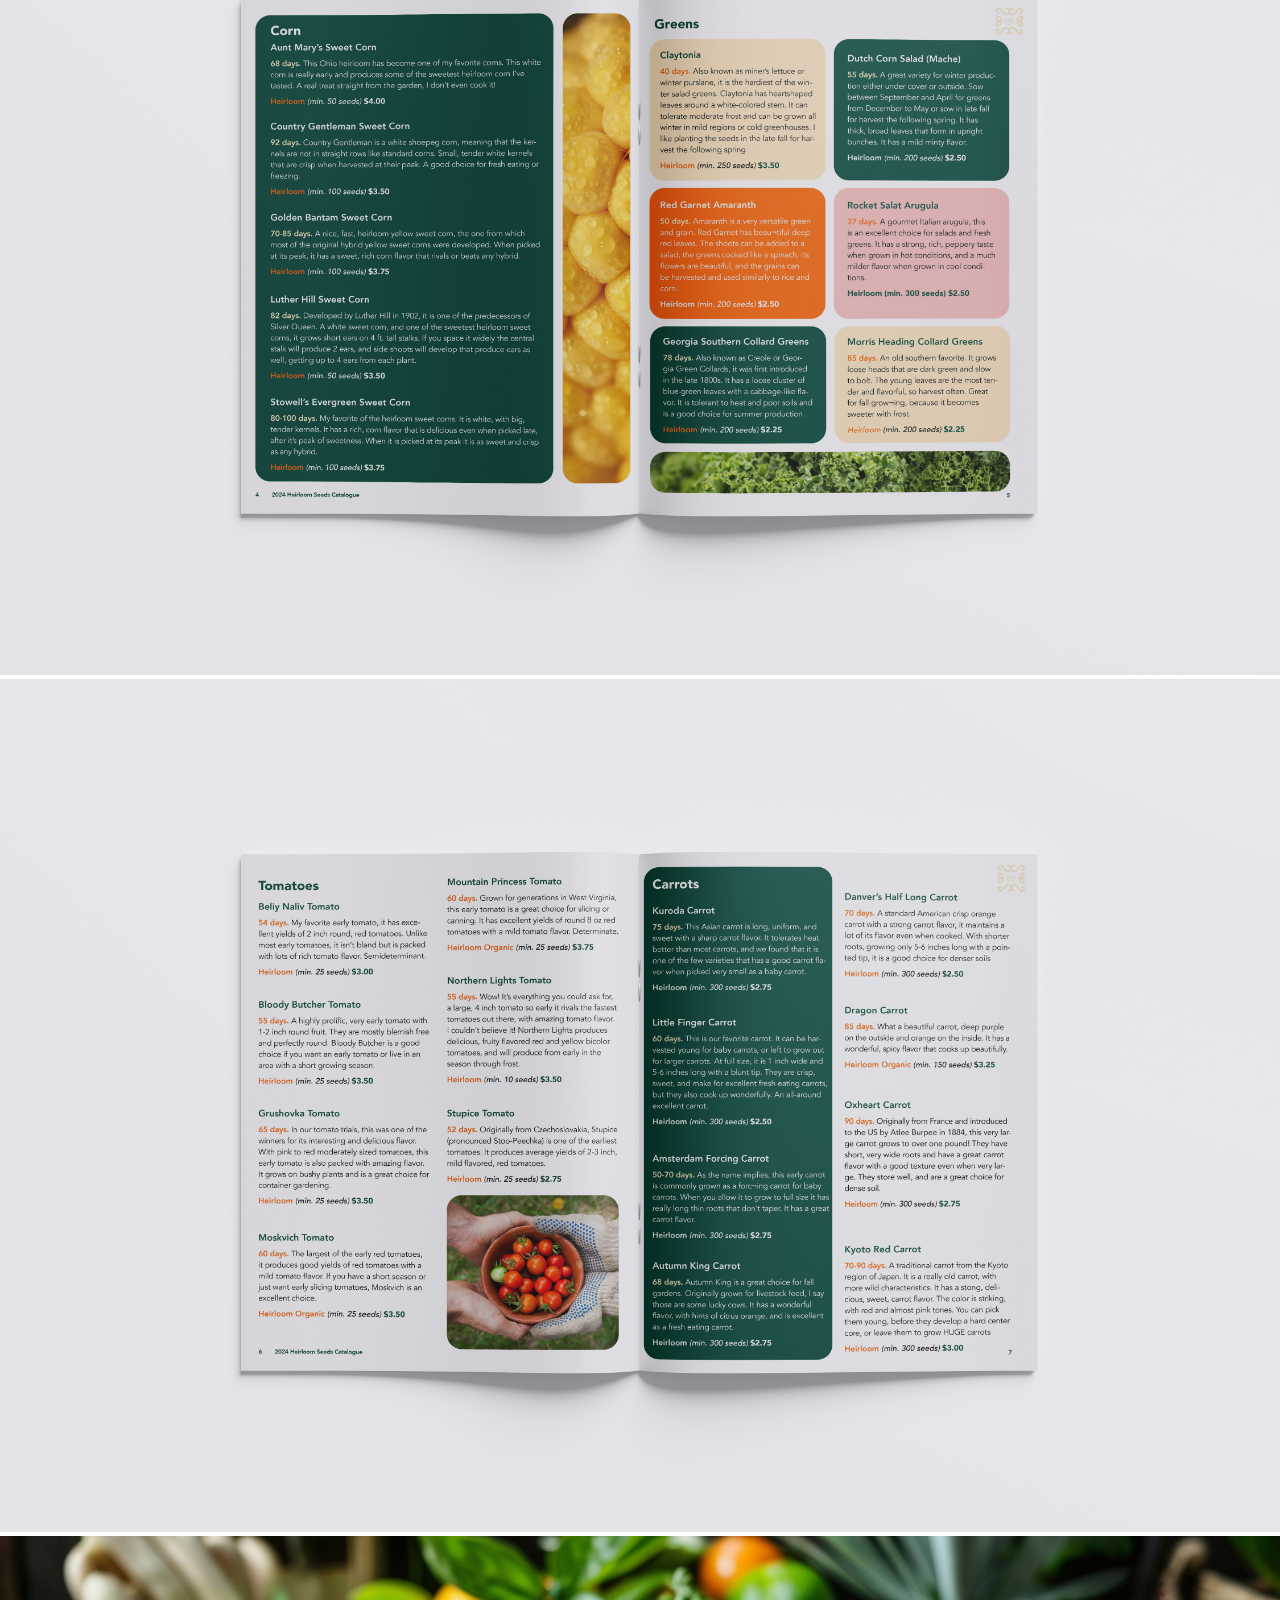
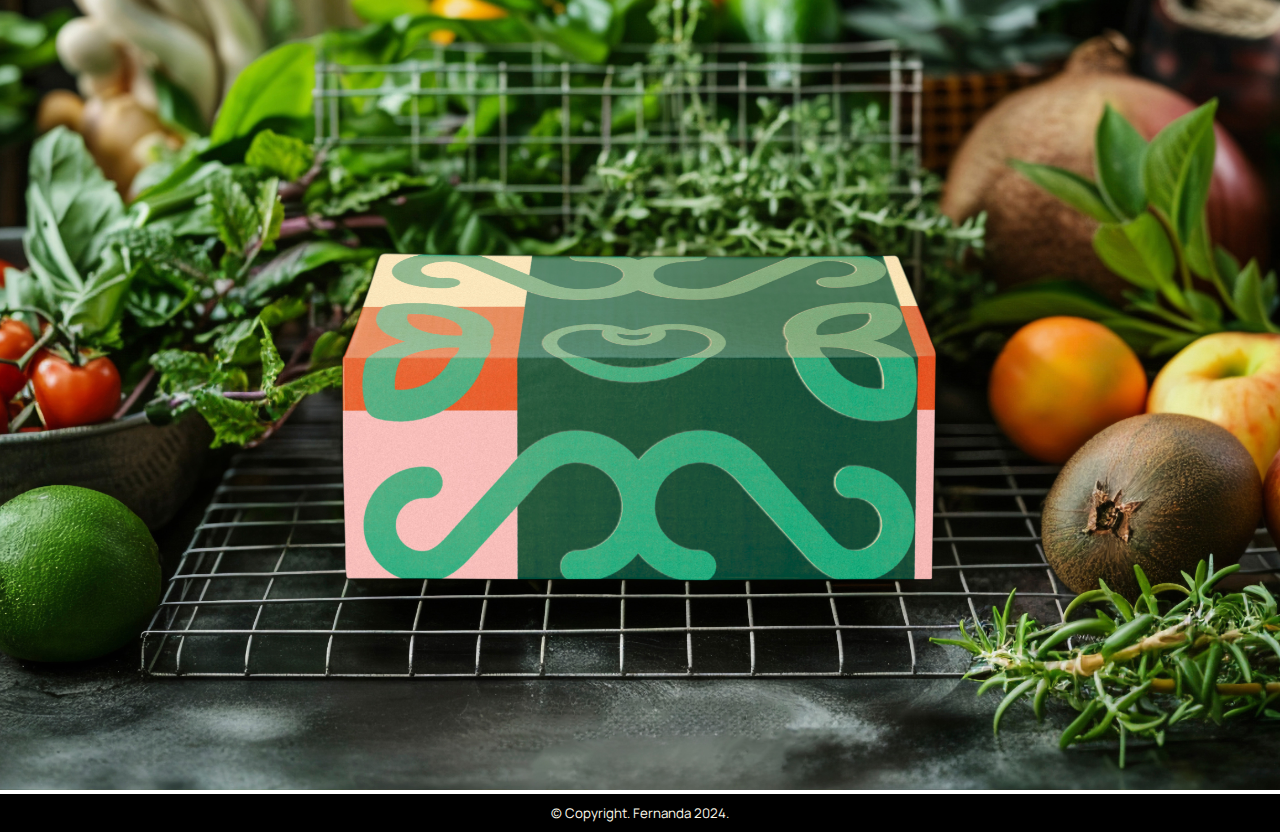
<file: heirloom.html>
<!DOCTYPE html>
<html>
    <head>
        <title>Heirloom Seeds</title>
        <meta charset="utf-8">
        <meta name="author" content="Fernanda Salgado">

        <link rel="preconnect" href="https://fonts.googleapis.com">
        <link rel="preconnect" href="https://fonts.gstatic.com" crossorigin>
        <link href="https://fonts.googleapis.com/css2?family=EB+Garamond:ital,wght@0,400..800;1,400..800&family=Manrope:wght@200..800&display=swap" rel="stylesheet">
       
        <link href="css/styles.css" rel="stylesheet">

    </head>
 <body>


    <header>
        <nav class="wrapper">
           <a href="index.html">home</a>
           <a href="about.html">about</a>
           <img src="./imgs/FerBajos-HeroLogo.png" class="logo" style="width: 10%;">
           <a href="work.html">work</a>
           <a href="contact.html">contact</a>
        </nav>
       </header>

    
       <section class="work" id="sectionOne">

        <h1>Heirloom Seeds</h1>


        <p>I developed the branding for the Heirloom Seeds brand. For the logo, I based it on the concept of a relic, giving the seed a touch of "royalty" and elegance with the surrounding frame. For the typography, I chose a font that balances that elegance with a more relaxed yet readable style.

            I also worked on a catalog featuring all the seeds they have for sale, ready for printing and distribution to potential customers.</p>
        </section>

        <section class="primo" id="sectionTwo">
            <img src="imgs/heirloom-2.png" alt="A plain graphic with the Hierloom Seeds logo in green" class="heirloom">
            <img src="imgs/heirloom-1.jpg" alt="A render of the first two pages of the Seeds Catalogue" class="heirloom">
            <img src="imgs/heirloom-3.jpg" alt="A render of the first two pages of the Seeds Catalogue" class="heirloom">
            <img src="imgs/heirloom-4.jpg" alt="A render of the catalogue in the corn and greens seeds section" class="heirloom">
            <img src="imgs/heirloom-5.jpg" alt="A render of the catalogue in the tomatoes and carrots seeds section" class="heirloom">
            <img src="imgs/heirloom-6.jpg" alt="A render of a Heirloom Seeds packaging box" class="heirloom">

        </section>

        <footer>
            &copy; Copyright. Fernanda 2024.
    </footer>

 </body>
</file>
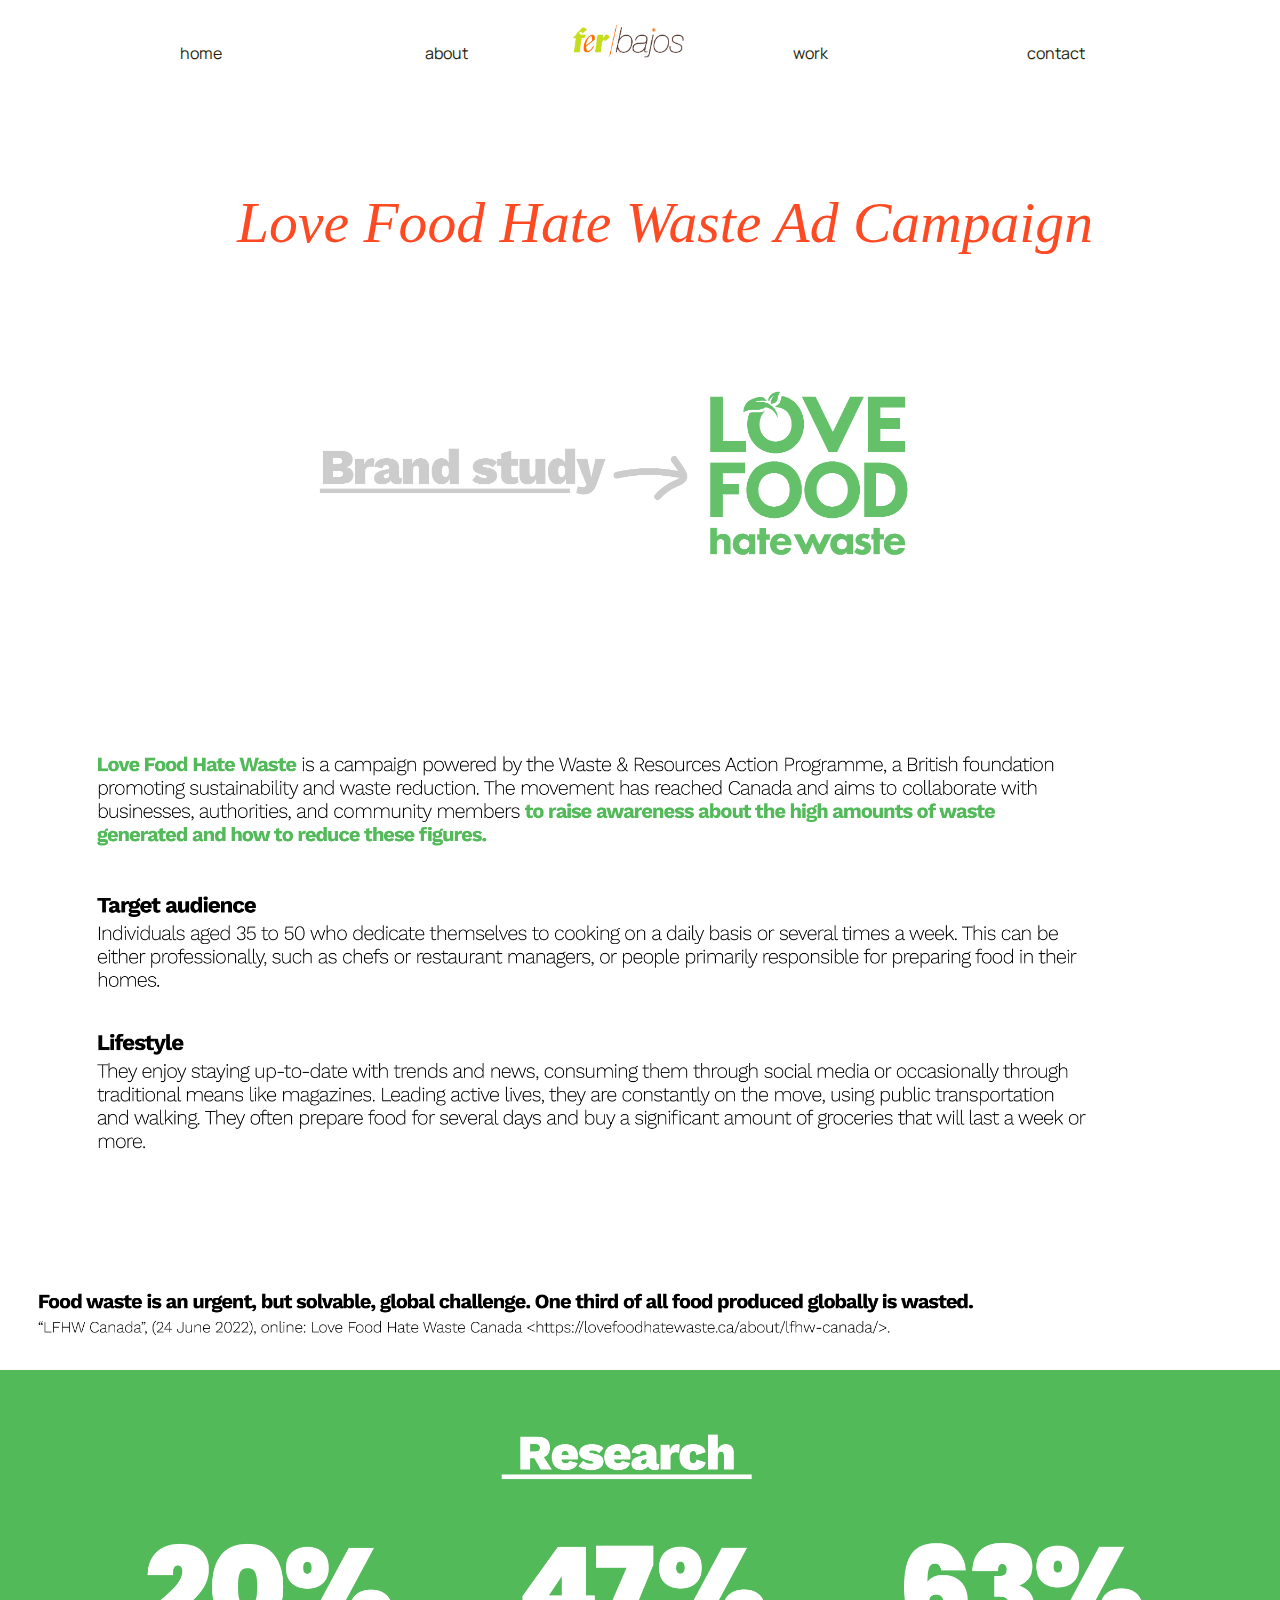
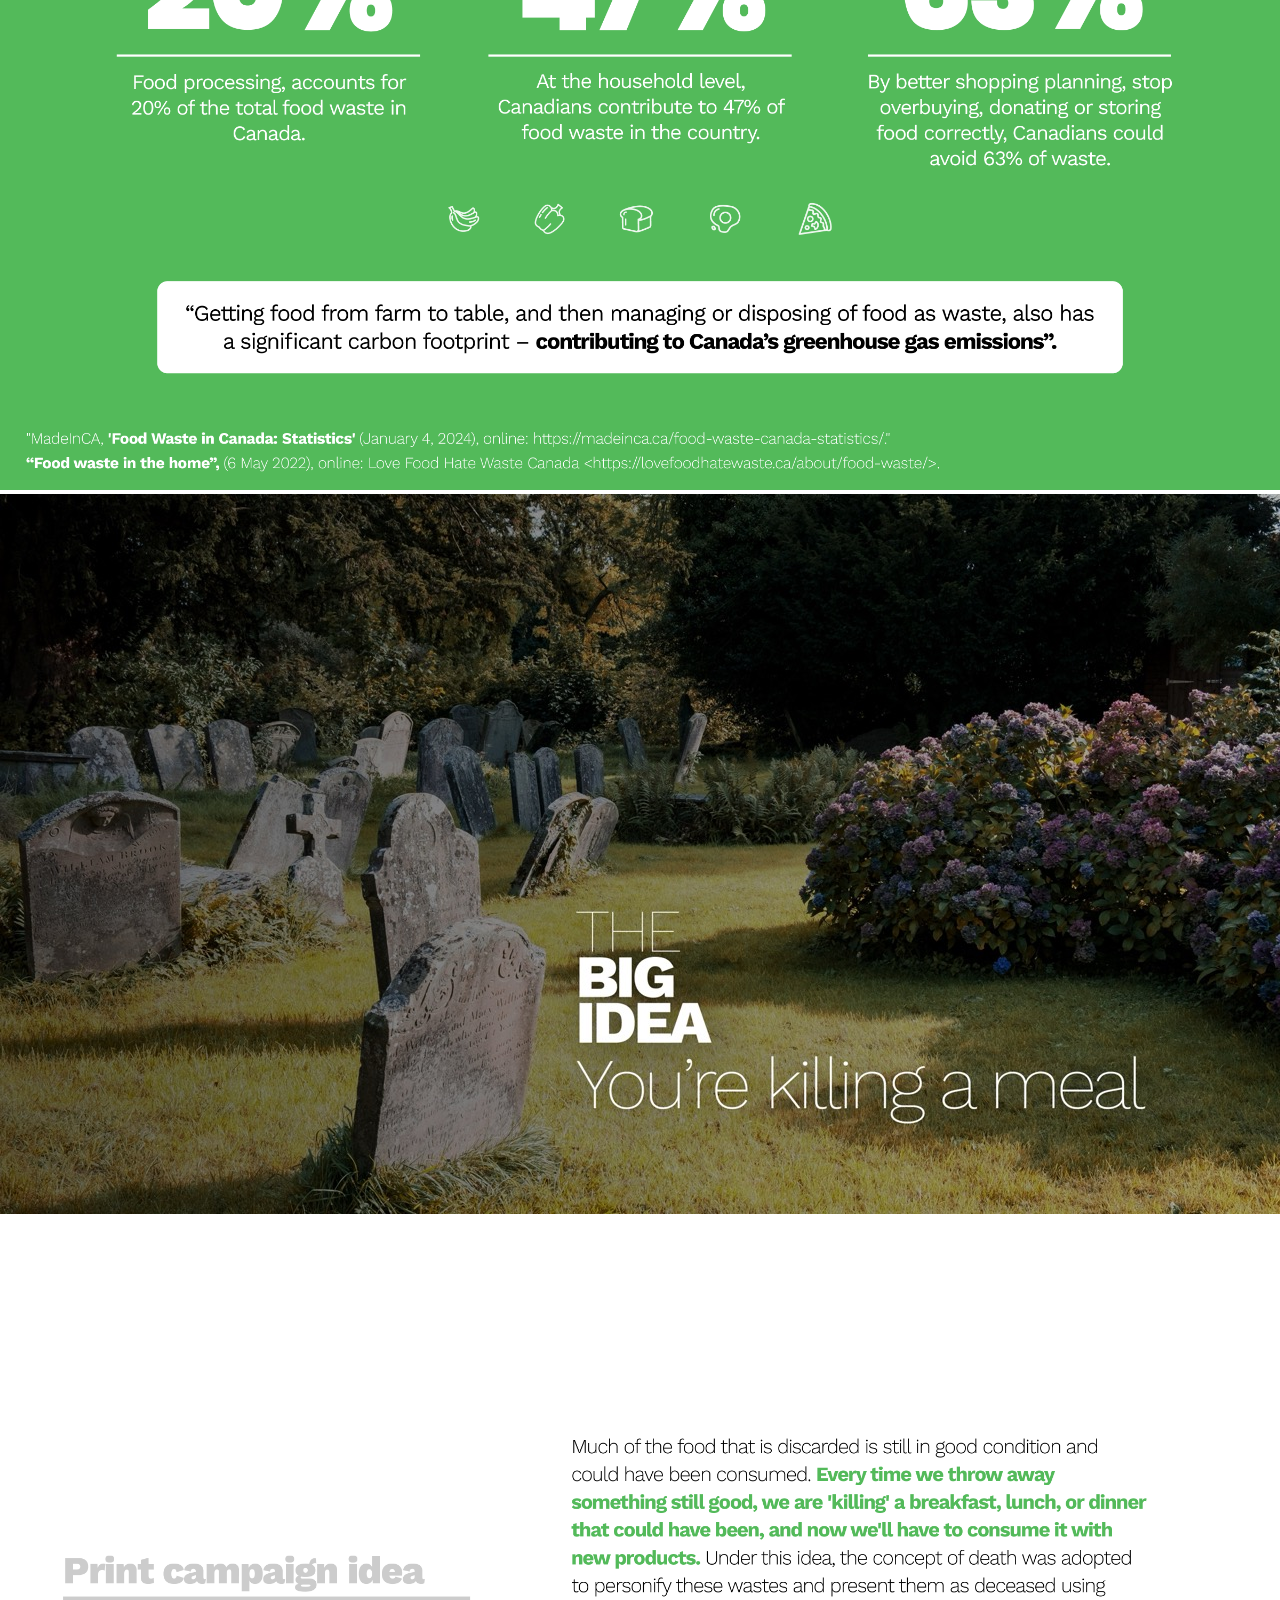
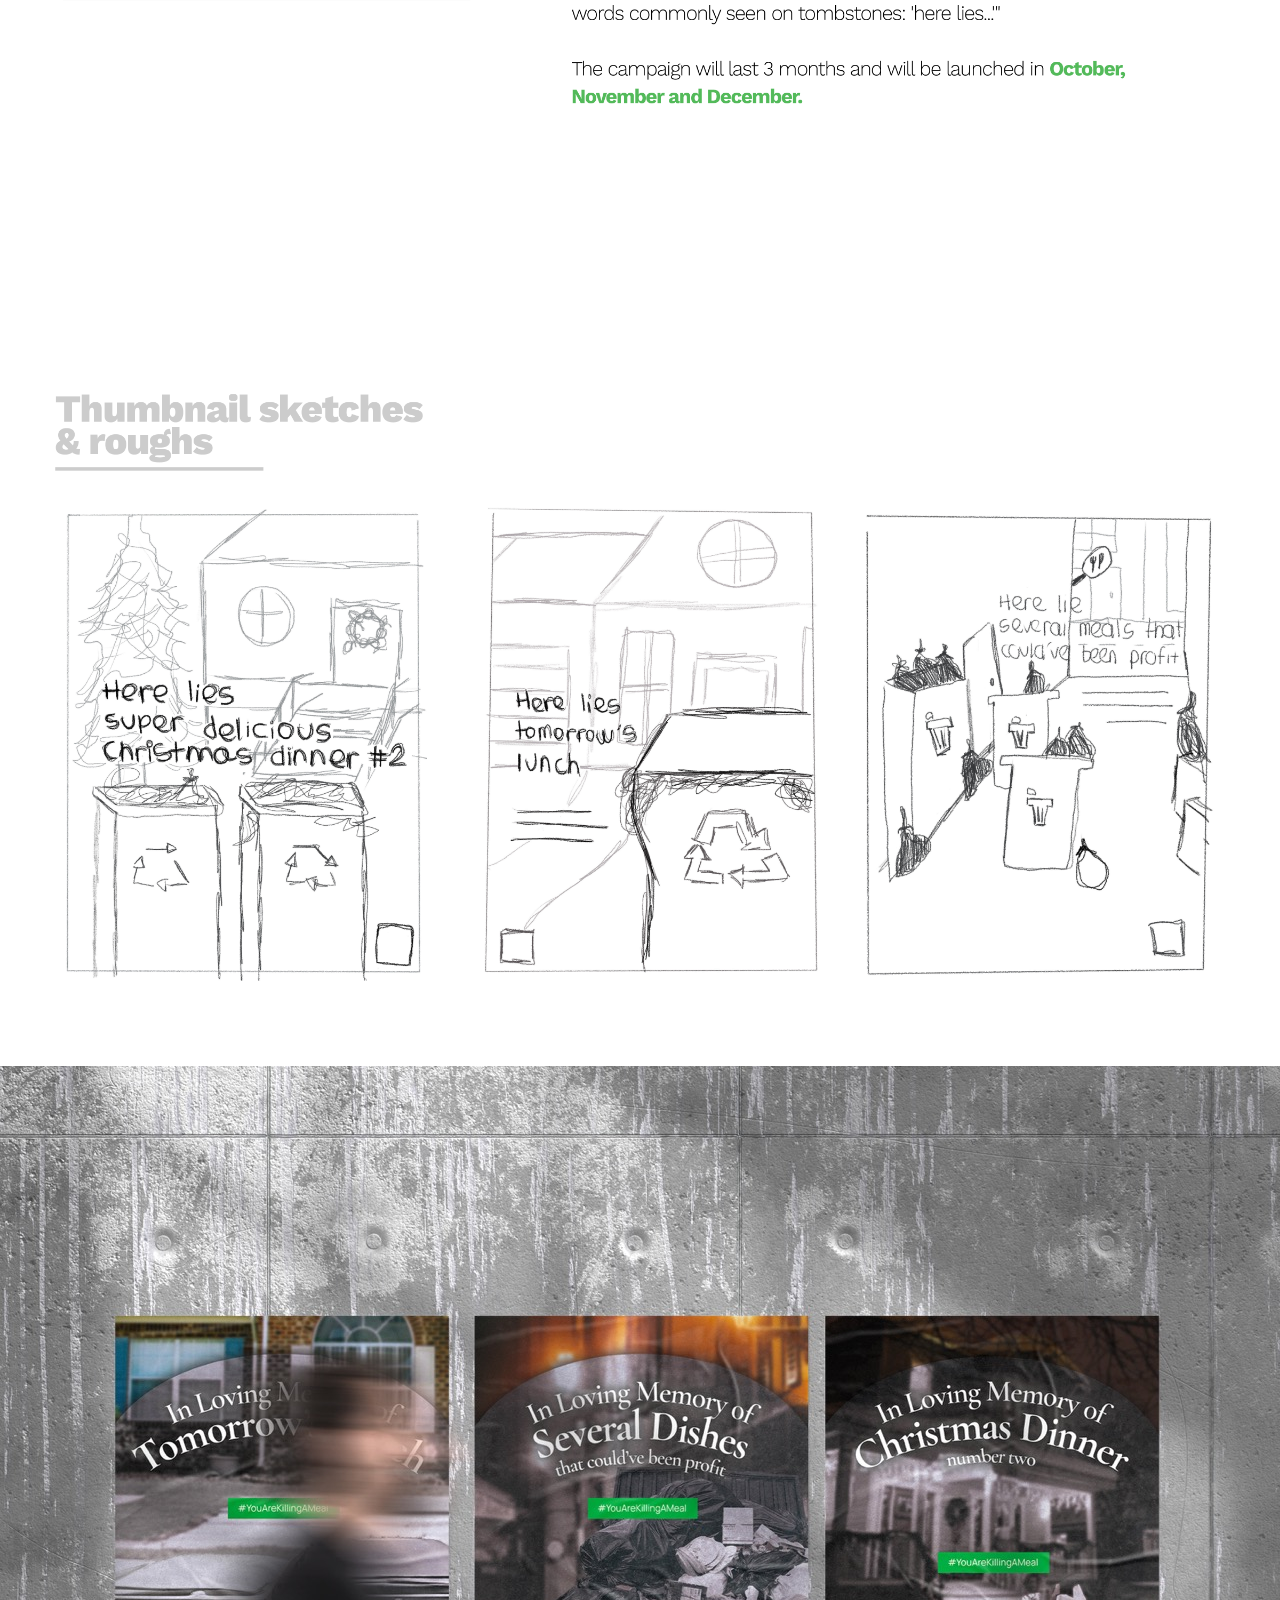
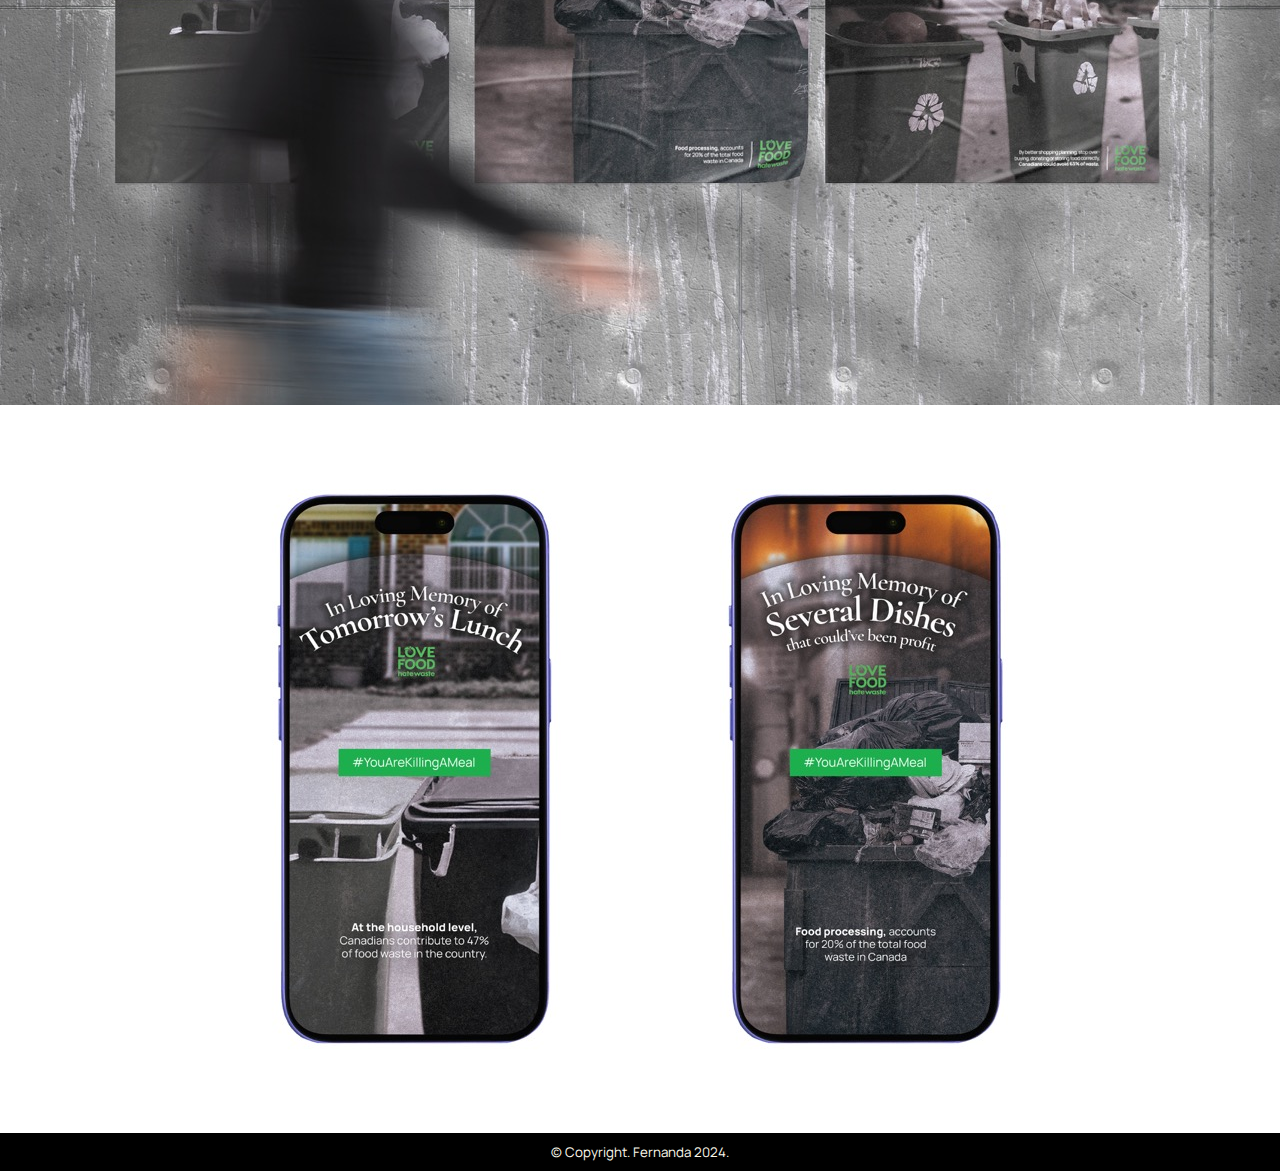
<file: lovefood.html>
<!DOCTYPE html>
<html>
    <head>
        <title>Love Food Hate Waste Ad Campaing</title>
        <meta charset="utf-8">
        <meta name="author" content="Fernanda Salgado">

        <link rel="preconnect" href="https://fonts.googleapis.com">
        <link rel="preconnect" href="https://fonts.gstatic.com" crossorigin>
        <link href="https://fonts.googleapis.com/css2?family=EB+Garamond:ital,wght@0,400..800;1,400..800&family=Manrope:wght@200..800&display=swap" rel="stylesheet">
       
        <link href="css/styles.css" rel="stylesheet">

    </head>
 <body>


    <header>
        <nav class="wrapper">
           <a href="index.html">home</a>
           <a href="about.html">about</a>
           <img src="./imgs/FerBajos-HeroLogo.png" class="logo" style="width: 10%;">
           <a href="work.html">work</a>
           <a href="contact.html">contact</a>
        </nav>
       </header>

    
       <section class="dynamics" id="sectionOne">

        <h1>Love Food Hate Waste Ad Campaign</h1>

        </section>

        <section class="lovefood" id="sectionTwo">
            <img src="imgs/ad-1.png" alt="The brand study title followed by the Love Food Hate Waste logo" class="lovefood">
            <img src="imgs/ad-2.png" alt="The target audience slide" class="lovefood">
            <img src="imgs/ad-3.png" alt="The research slide with the Canadian food waste information" class="lovefood">
            <img src="imgs/ad-4.png" alt="An image of a cementery with The Big Idea: You're killing a meal text on it" class="lovefood">
            <img src="imgs/ad-5.png" alt="The print campaign idea slide" class="lovefood">
            <img src="imgs/ad-6.png" alt="A slide with the 3 sketches of the poster ads" class="lovefood">
            <img src="imgs/ad-7.jpg" alt="A mockup of the three posters being displayed at a street pavement wall" class="lovefood">
            <img src="imgs/ad-8.jpg" alt="A mockup of two iphones displaying the ad campaing in an instastory format" class="lovefood">

        </section>

        <footer>
            &copy; Copyright. Fernanda 2024.
    </footer>

 </body>
</file>
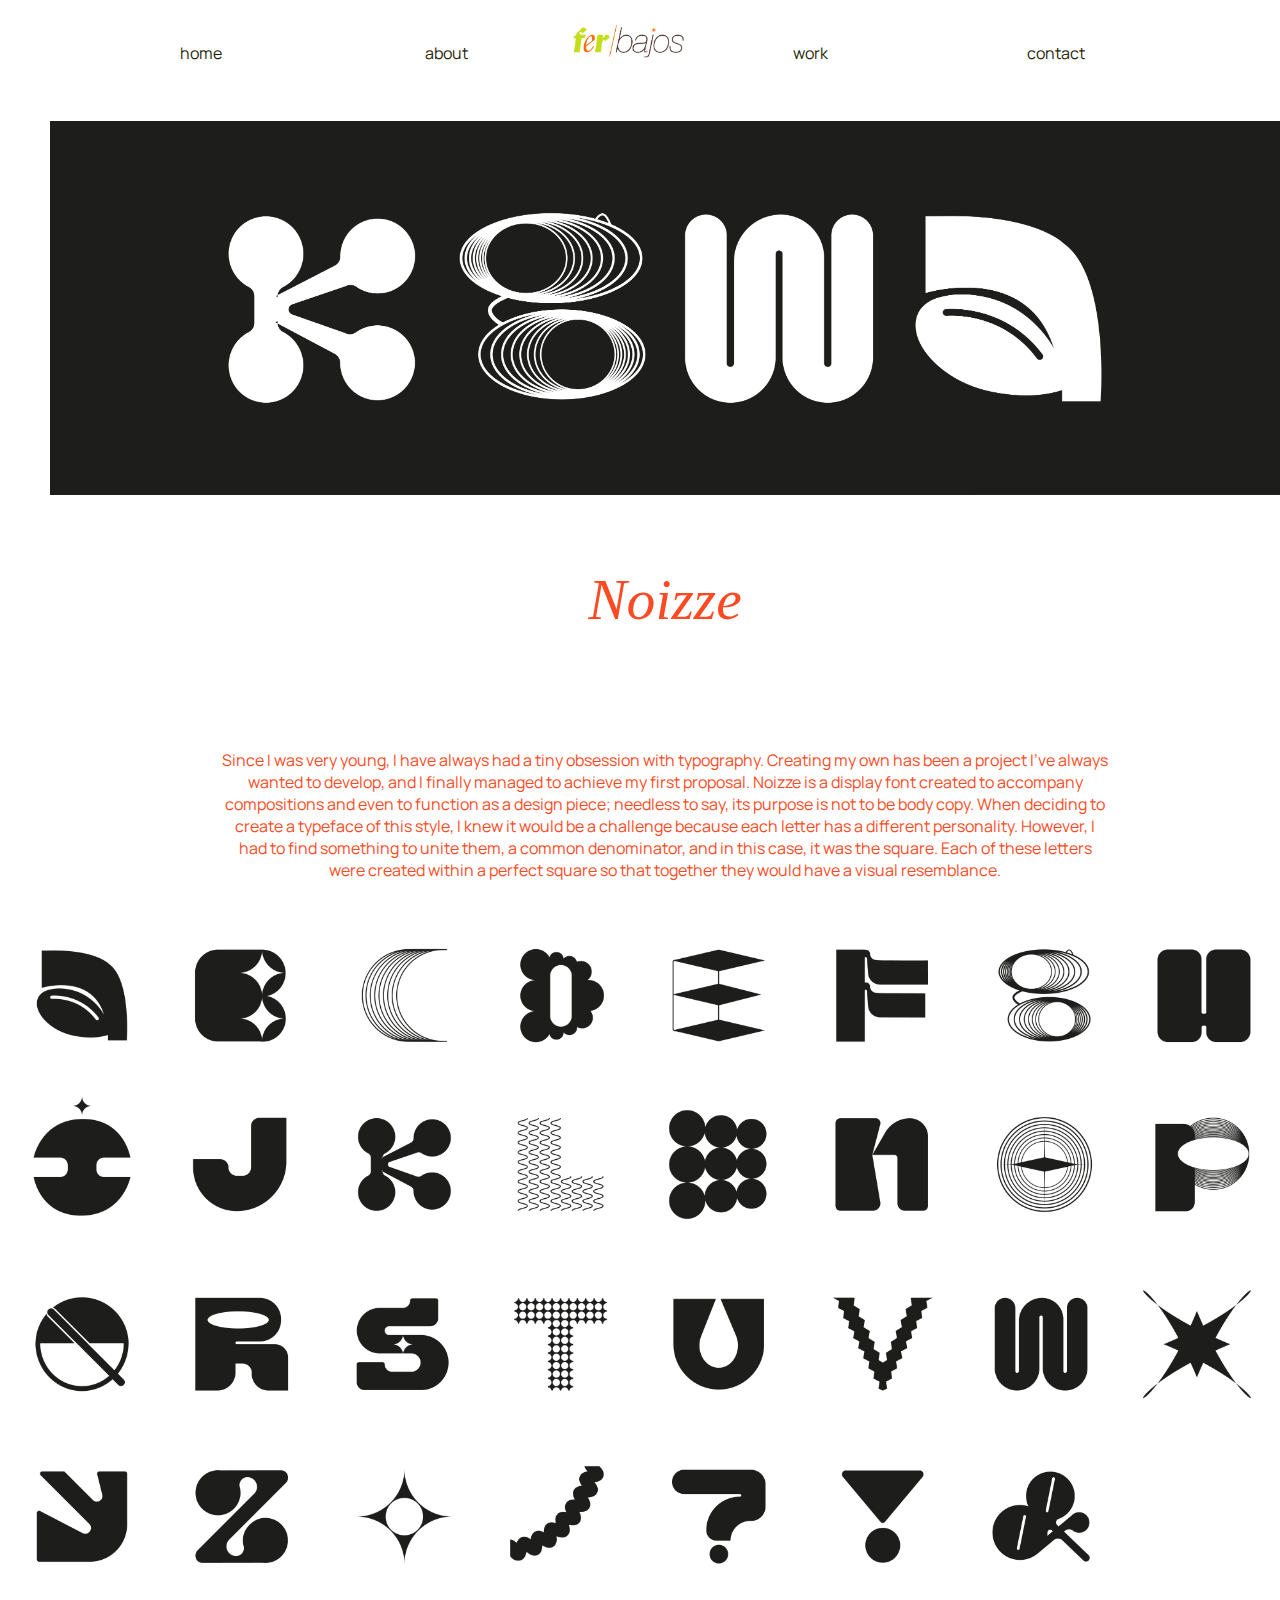
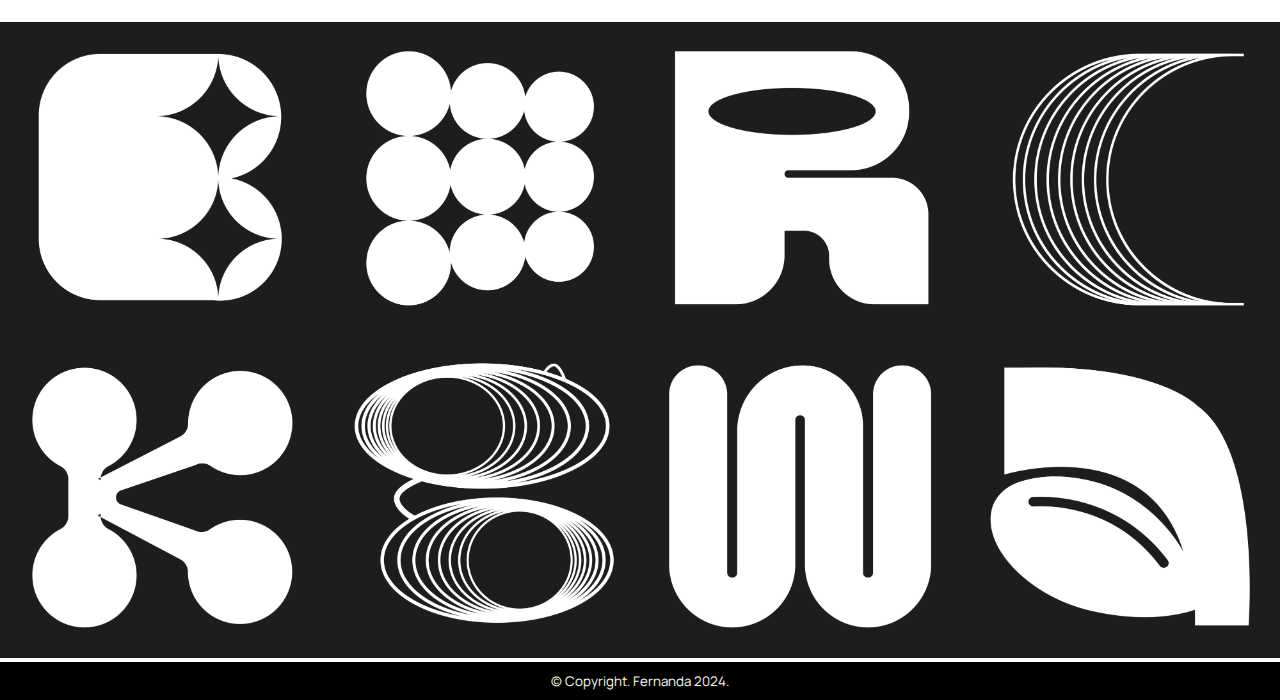
<file: noizze.html>
<!DOCTYPE html>
<html>
    <head>
        <title>Noizze</title>
        <meta charset="utf-8">
        <meta name="author" content="Fernanda Salgado">

        <link rel="preconnect" href="https://fonts.googleapis.com">
        <link rel="preconnect" href="https://fonts.gstatic.com" crossorigin>
        <link href="https://fonts.googleapis.com/css2?family=EB+Garamond:ital,wght@0,400..800;1,400..800&family=Manrope:wght@200..800&display=swap" rel="stylesheet">
       
        <link href="css/styles.css" rel="stylesheet">

    </head>
 <body>


    <header>
        <nav class="wrapper">
           <a href="index.html">home</a>
           <a href="about.html">about</a>
           <img src="./imgs/FerBajos-HeroLogo.png" class="logo" style="width: 10%;">
           <a href="work.html">work</a>
           <a href="contact.html">contact</a>
        </nav>
       </header>


       <section class="work" id="sectionOne">

        <img src="imgs/noizze-1.png" alt="A graphic with the letters k, q, w and a with the new typeface Noizze" class="noizze">

        <h1>Noizze</h1>

        <p>Since I was very young, I have always had a tiny obsession with typography. Creating my own has been a project I've always wanted to develop, and I finally managed to achieve my first proposal. Noizze is a display font created to accompany compositions and even to function as a design piece; needless to say, its purpose is not to be body copy.

            When deciding to create a typeface of this style, I knew it would be a challenge because each letter has a different personality. However, I had to find something to unite them, a common denominator, and in this case, it was the square. Each of these letters were created within a perfect square so that together they would have a visual resemblance.</p>
        </section>

        <section class="primo" id="sectionTwo">

            <img src="imgs/noizze-2.png" alt="The complete alfabet of the new typeface, Noizze" class="noizze">
            <img src="imgs/noizze-3.png" alt="A graphic with the letters b, m, r, c , k, q, w and a with the new typeface Noizze" class="noizze">

        </section>

        <footer>
            &copy; Copyright. Fernanda 2024.
    </footer>

 </body>
</file>
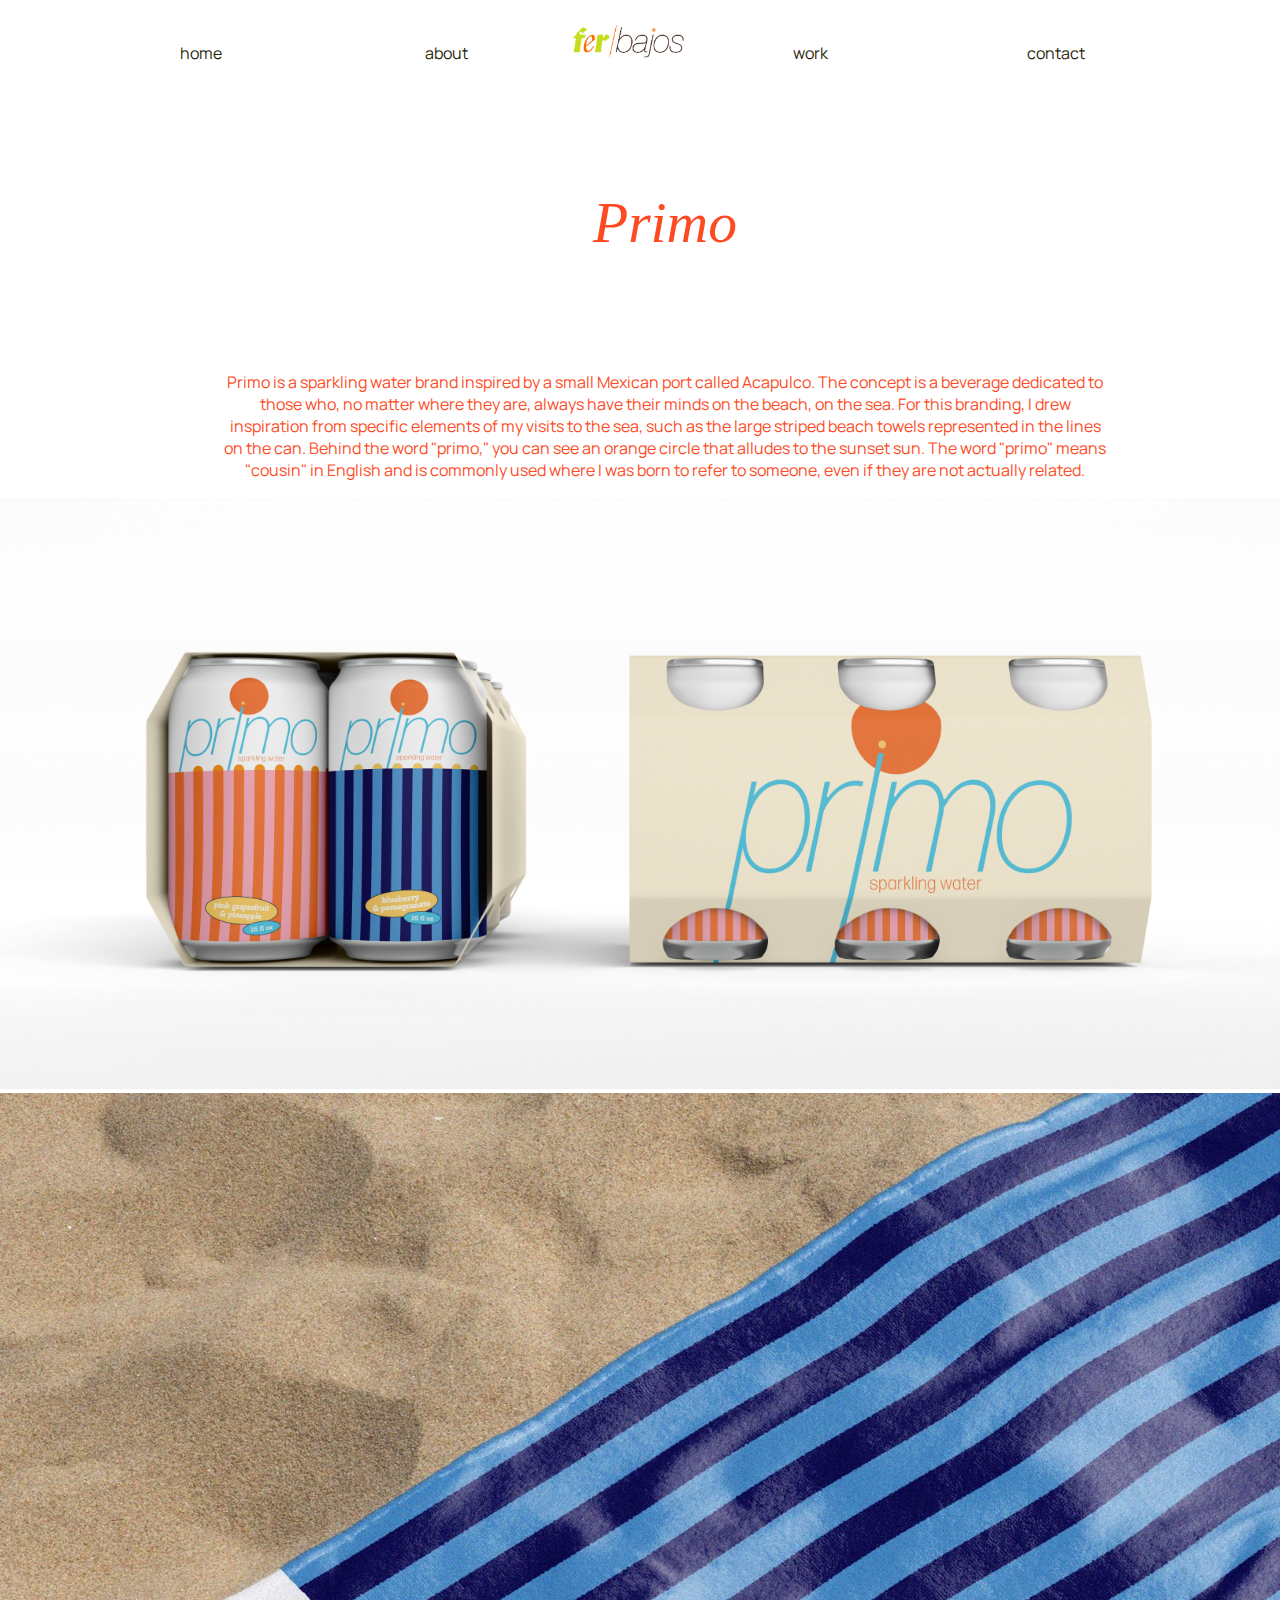
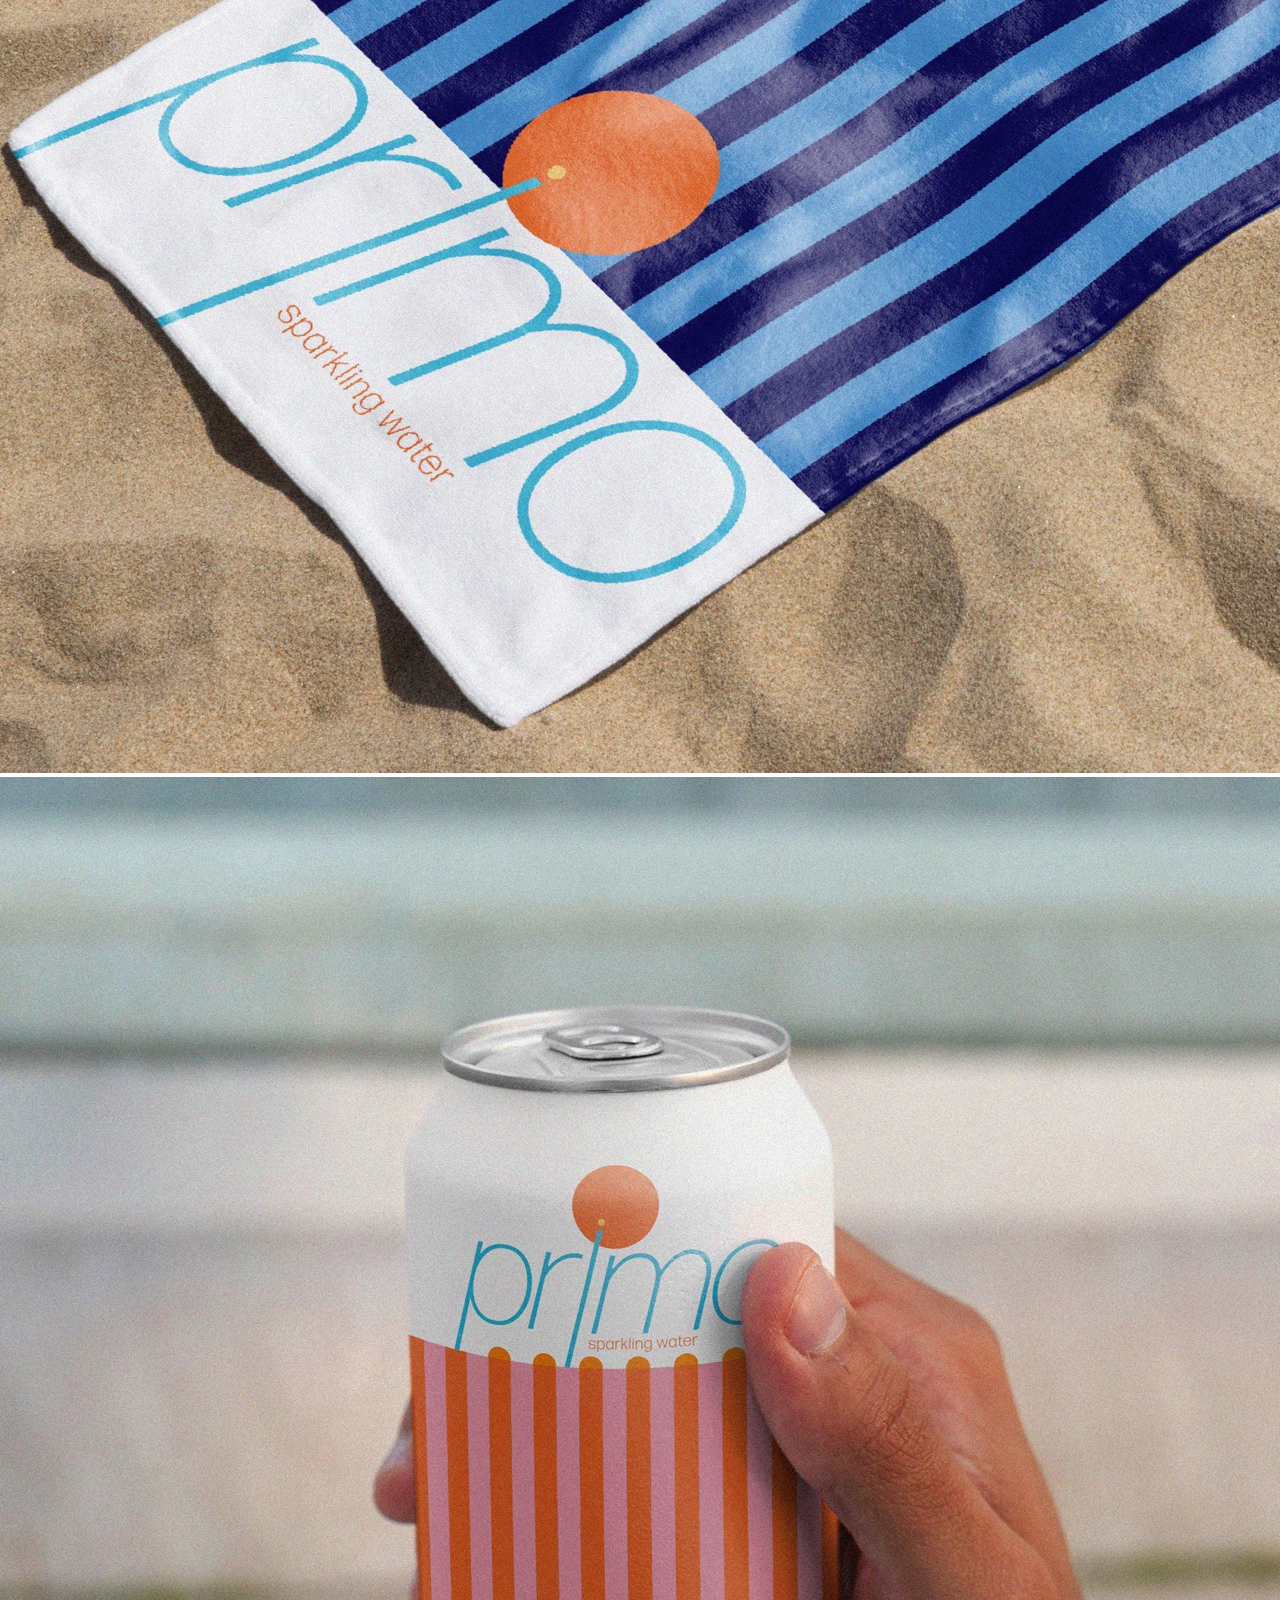
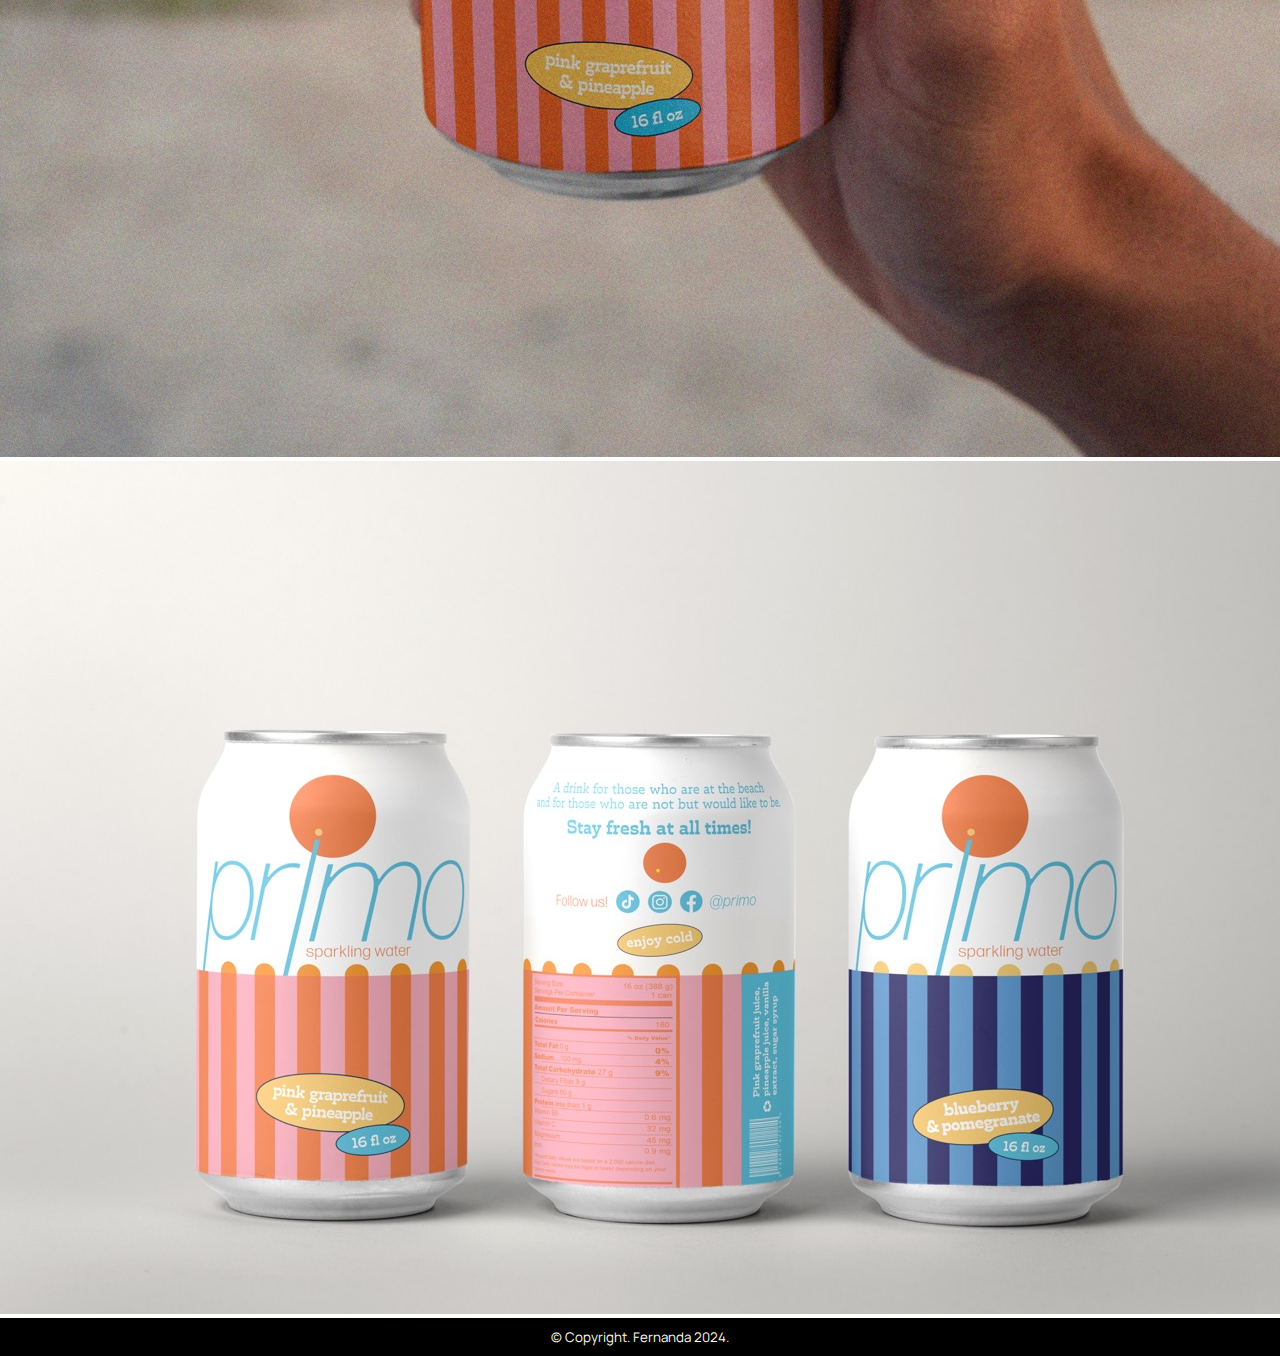
<file: primo.html>
<!DOCTYPE html>
<html>
    <head>
        <title>Primo</title>
        <meta charset="utf-8">
        <meta name="author" content="Fernanda Salgado">

        <link rel="preconnect" href="https://fonts.googleapis.com">
        <link rel="preconnect" href="https://fonts.gstatic.com" crossorigin>
        <link href="https://fonts.googleapis.com/css2?family=EB+Garamond:ital,wght@0,400..800;1,400..800&family=Manrope:wght@200..800&display=swap" rel="stylesheet">
       
        <link href="css/styles.css" rel="stylesheet">

    </head>
 <body>


    <header>
        <nav class="wrapper">
           <a href="index.html">home</a>
           <a href="about.html">about</a>
           <img src="./imgs/FerBajos-HeroLogo.png" class="logo" style="width: 10%;">
           <a href="work.html">work</a>
           <a href="contact.html">contact</a>
        </nav>
       </header>


       <section class="work" id="sectionOne">

        <h1>Primo</h1>

        <p>Primo is a sparkling water brand inspired by a small Mexican port called Acapulco. The concept is a beverage dedicated to those who, no matter where they are, always have their minds on the beach, on the sea. 

            For this branding, I drew inspiration from specific elements of my visits to the sea, such as the large striped beach towels represented in the lines on the can. Behind the word "primo," you can see an orange circle that alludes to the sunset sun. The word "primo" means "cousin" in English and is commonly used where I was born to refer to someone, even if they are not actually related.</p>
        </section>

        <section class="primo" id="sectionTwo">

            <img src="imgs/primo-1.jpg" alt="Zoom in of pop can, Primo, with water drops on it" class="primo">
            <img src="imgs/primo-2.jpg" alt="Zoom in of pop can, Primo, with water drops on it" class="primo">
            <img src="imgs/primo-3.jpg" alt="Zoom in of pop can, Primo, with water drops on it" class="primo">
            <img src="imgs/primo-4.jpg" alt="Zoom in of pop can, Primo, with water drops on it" class="primo">

        </section>

        <footer>
            &copy; Copyright. Fernanda 2024.
    </footer>

 </body>
</file>
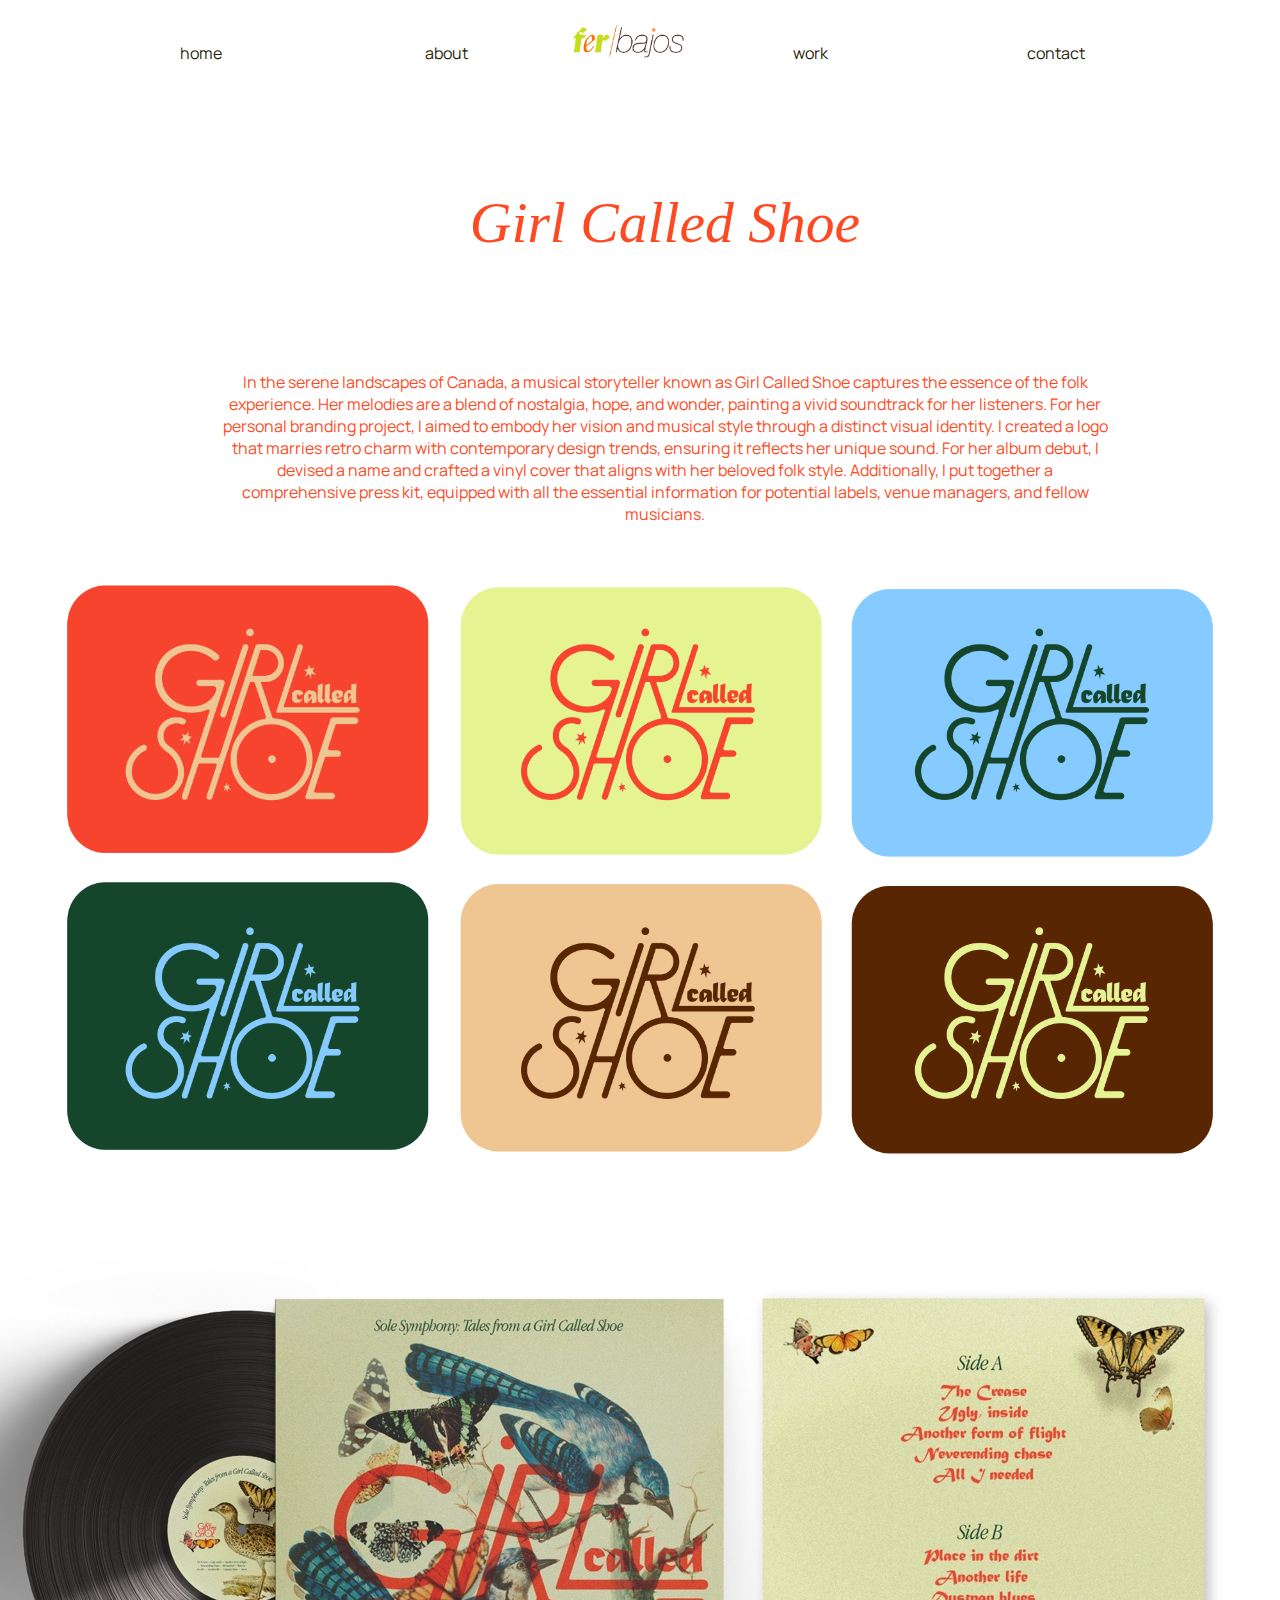
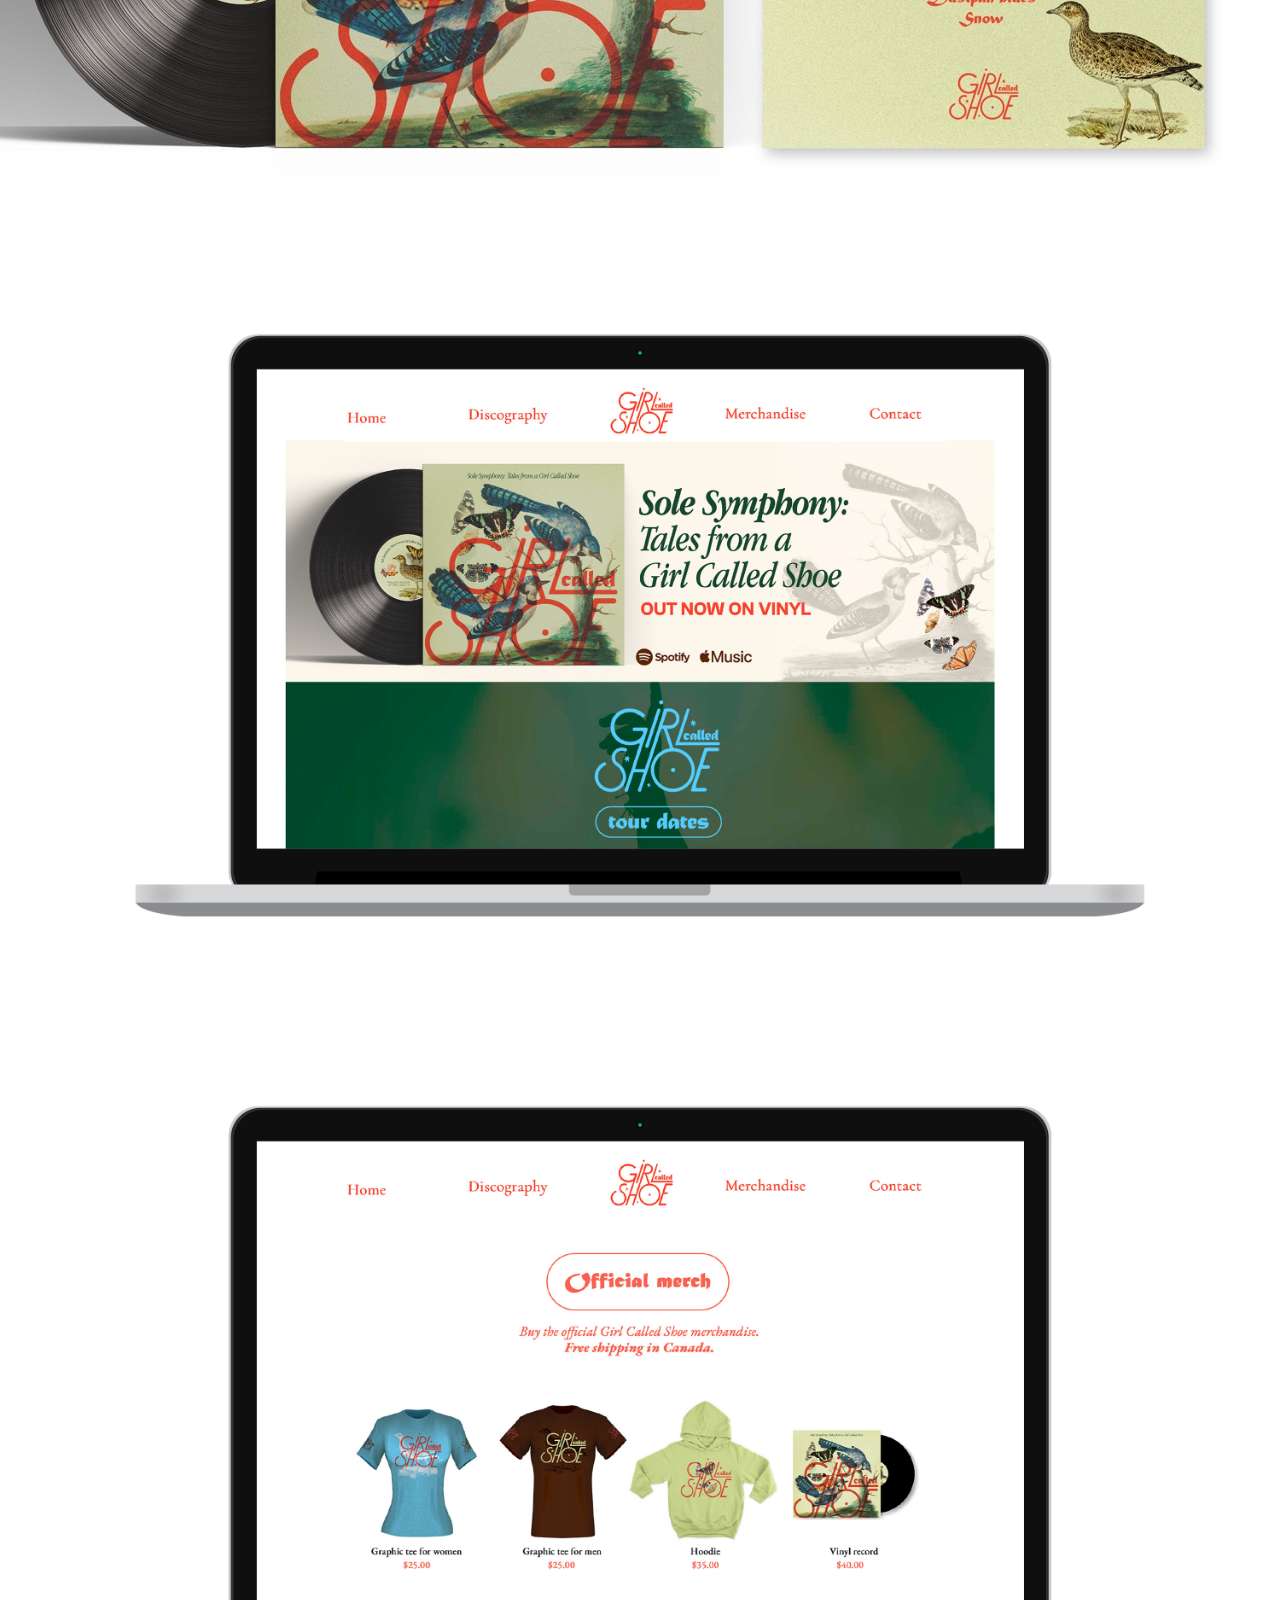
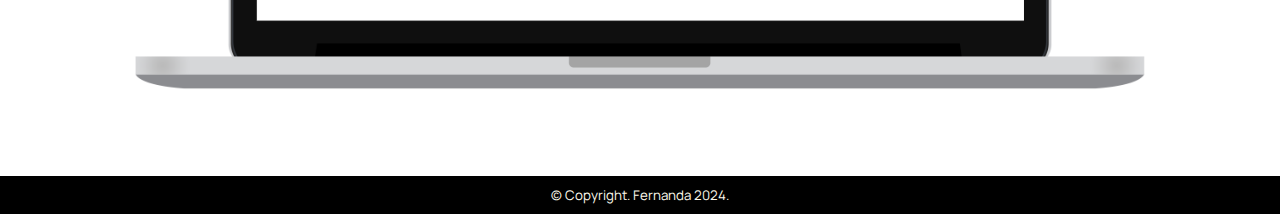
<file: Shoe.html>
<!DOCTYPE html>
<html>
    <head>
        <title>Girl Called Shoe</title>
        <meta charset="utf-8">
        <meta name="author" content="Fernanda Salgado">

        <link rel="preconnect" href="https://fonts.googleapis.com">
        <link rel="preconnect" href="https://fonts.gstatic.com" crossorigin>
        <link href="https://fonts.googleapis.com/css2?family=EB+Garamond:ital,wght@0,400..800;1,400..800&family=Manrope:wght@200..800&display=swap" rel="stylesheet">
       
        <link href="css/styles.css" rel="stylesheet">

    </head>
 <body>


    <header>
        <nav class="wrapper">
           <a href="index.html">home</a>
           <a href="about.html">about</a>
           <img src="./imgs/FerBajos-HeroLogo.png" class="logo" style="width: 10%;">
           <a href="work.html">work</a>
           <a href="contact.html">contact</a>
        </nav>
       </header>

    
       <section class="work" id="sectionOne">

        <h1>Girl Called Shoe</h1>


        <p>In the serene landscapes of Canada, a musical storyteller known as Girl Called Shoe captures the essence of the folk experience. Her melodies are a blend of nostalgia, hope, and wonder, painting a vivid soundtrack for her listeners.

            For her personal branding project, I aimed to embody her vision and musical style through a distinct visual identity. I created a logo that marries retro charm with contemporary design trends, ensuring it reflects her unique sound. For her album debut, I devised a name and crafted a vinyl cover that aligns with her beloved folk style. Additionally, I put together a comprehensive press kit, equipped with all the essential information for potential labels, venue managers, and fellow musicians.</p>
        </section>

        <section class="shoe" id="sectionTwo">
            <img src="imgs/shoe-1.png" alt="A graphic with the different variations of the Girl Called Shoe logotype" class="shoe">
            <img src="imgs/shoe-2.jpg" alt="The vynil version of the record Sole Symphony: Tales of a Girl Called Shoe" class="shoe">
            <img src="imgs/shoe-3.png" alt="The home page of the Girl Called Shoe website" class="shoe">
            <img src="imgs/shoe-4.png" alt="The official merch page of the Girl Called Shoe website" class="shoe">

        </section>

        <footer>
            &copy; Copyright. Fernanda 2024.
    </footer>

 </body>
</file>
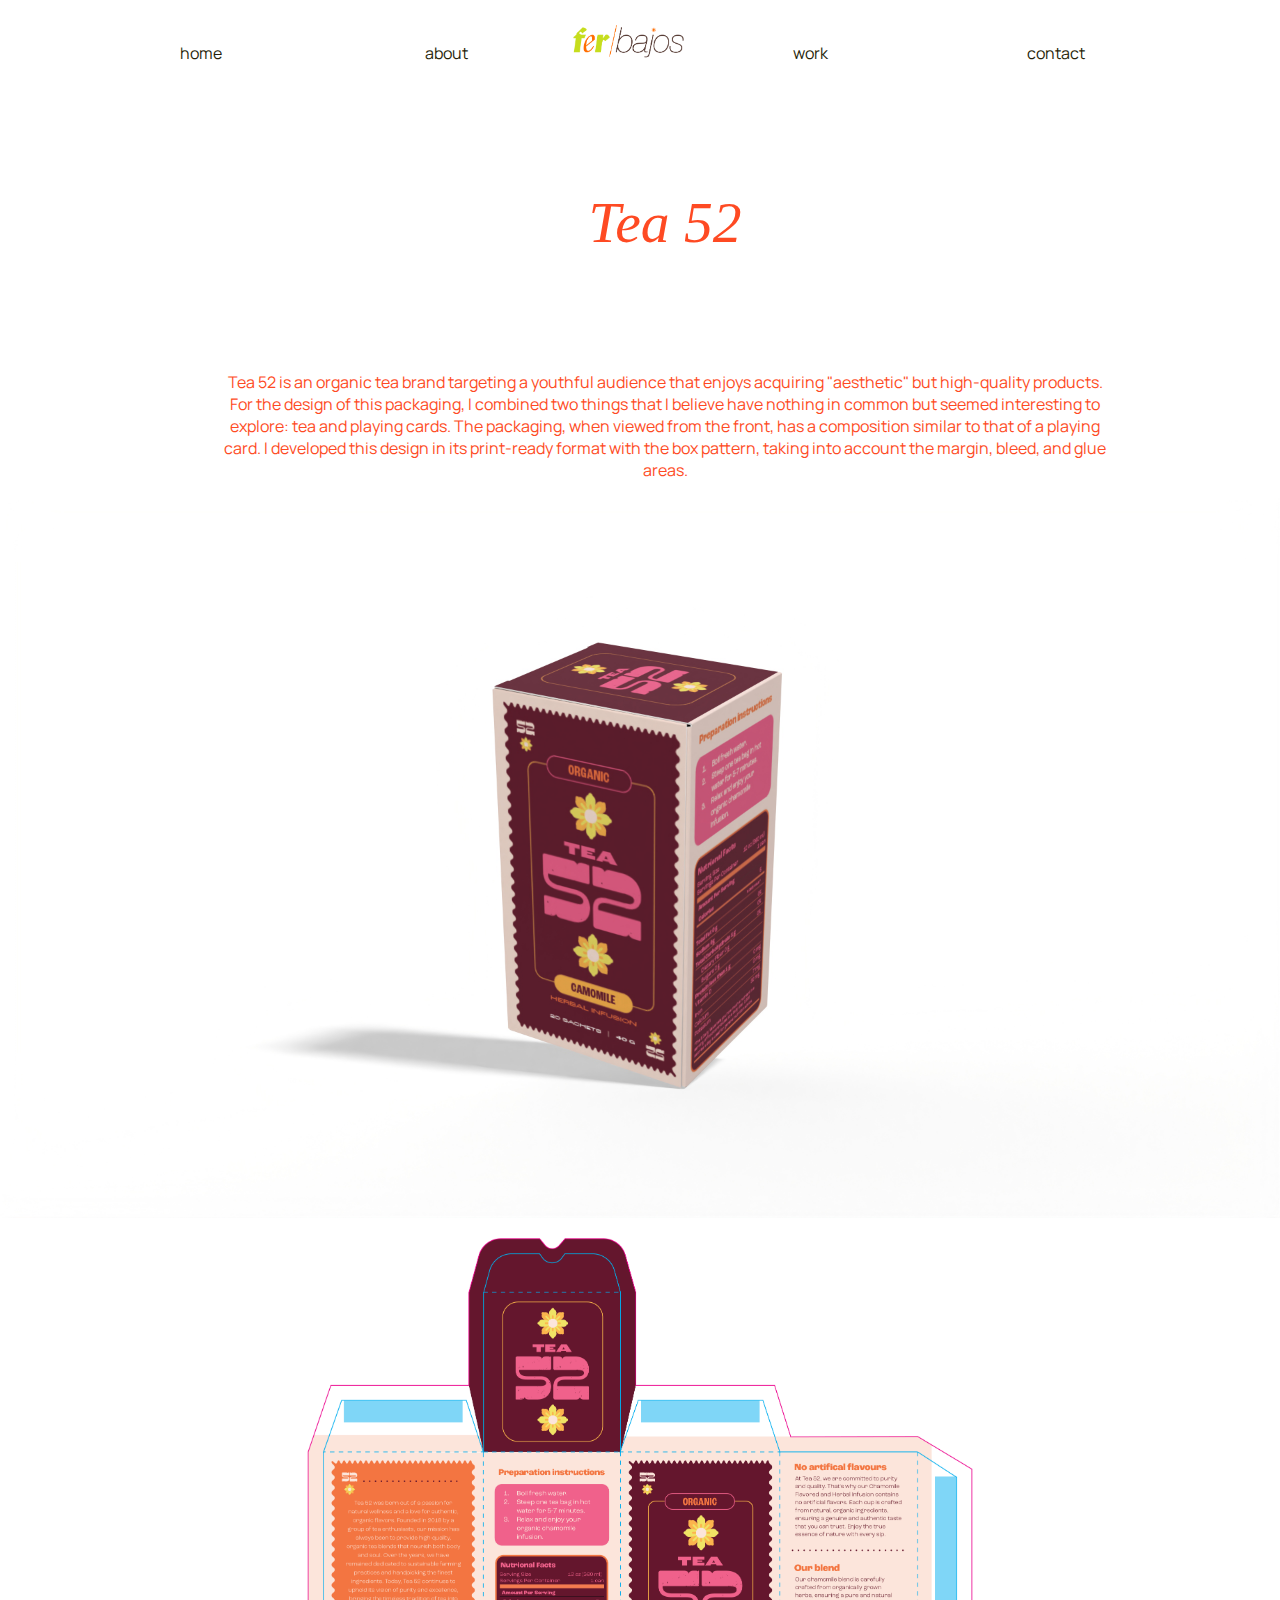
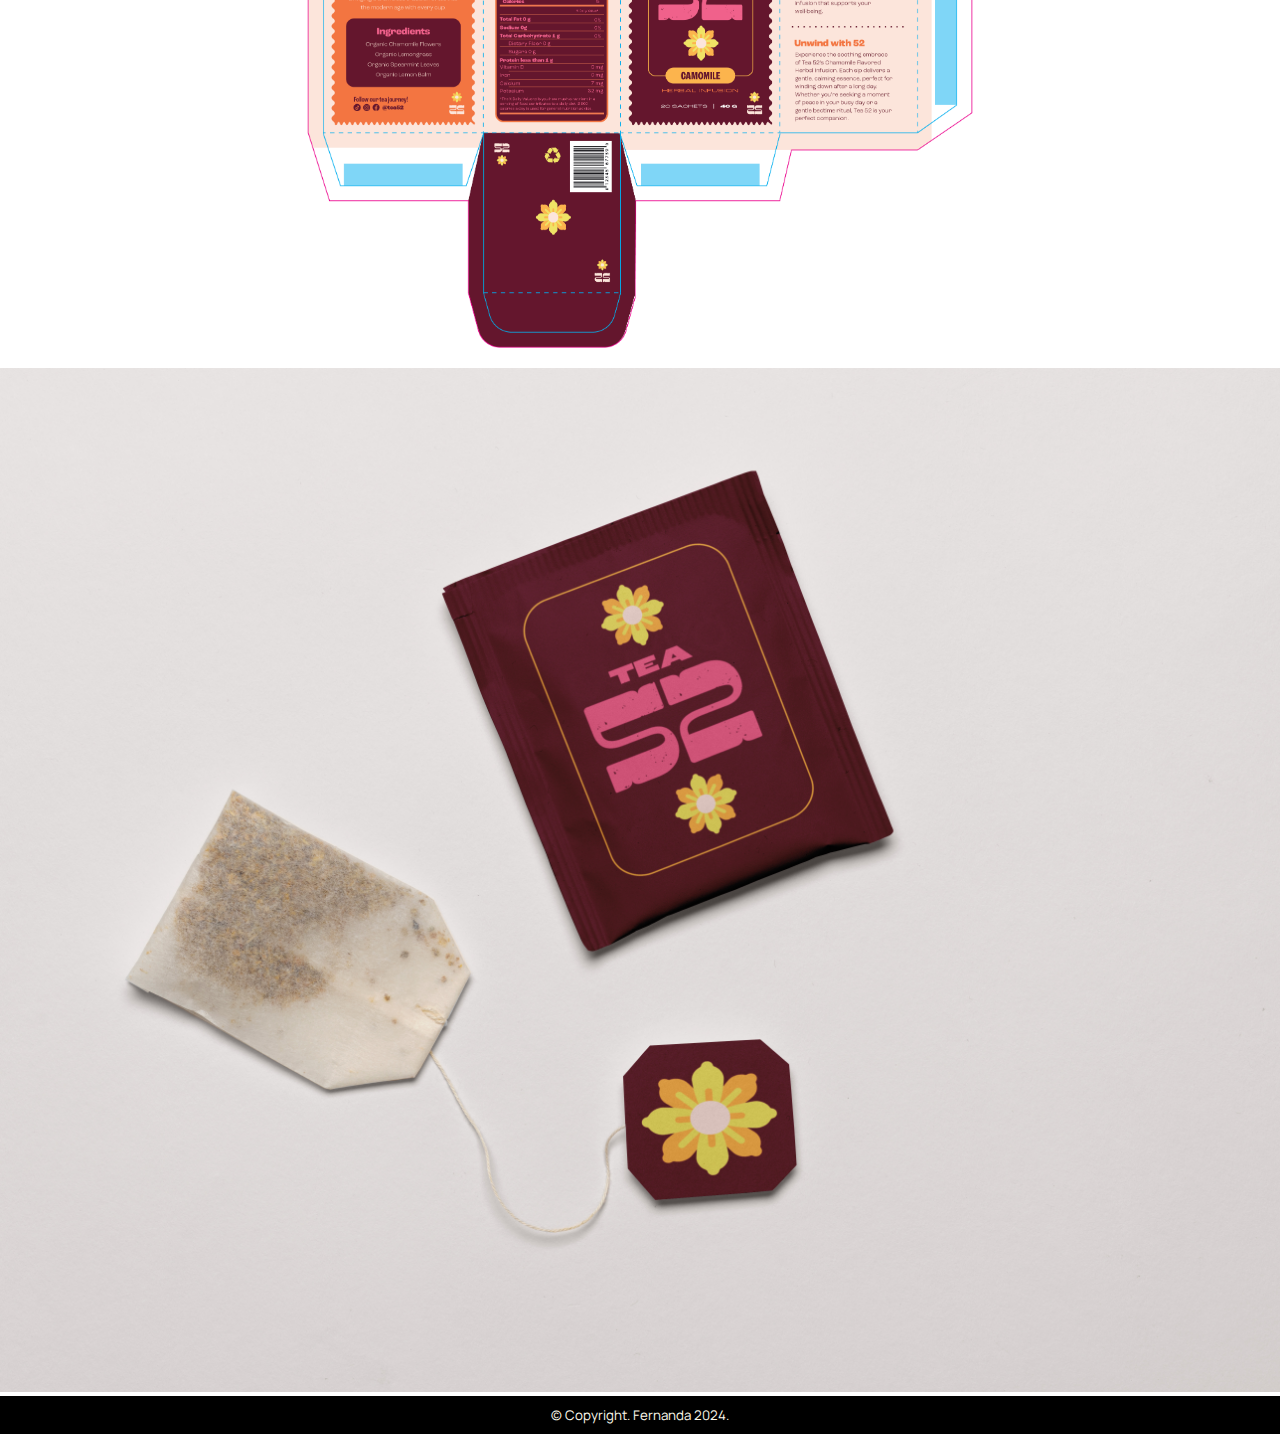
<file: tea52.html>
<!DOCTYPE html>
<html>
    <head>
        <title>Tea 52</title>
        <meta charset="utf-8">
        <meta name="author" content="Fernanda Salgado">

        <link rel="preconnect" href="https://fonts.googleapis.com">
        <link rel="preconnect" href="https://fonts.gstatic.com" crossorigin>
        <link href="https://fonts.googleapis.com/css2?family=EB+Garamond:ital,wght@0,400..800;1,400..800&family=Manrope:wght@200..800&display=swap" rel="stylesheet">
       
        <link href="css/styles.css" rel="stylesheet">

    </head>
 <body>


    <header>
        <nav class="wrapper">
           <a href="index.html">home</a>
           <a href="about.html">about</a>
           <img src="./imgs/FerBajos-HeroLogo.png" class="logo" style="width: 10%;">
           <a href="work.html">work</a>
           <a href="contact.html">contact</a>
        </nav>
       </header>

    
       <section class="work" id="sectionOne">

        <h1>Tea 52</h1>


        <p>Tea 52 is an organic tea brand targeting a youthful audience that enjoys acquiring "aesthetic" but high-quality products. For the design of this packaging, I combined two things that I believe have nothing in common but seemed interesting to explore: tea and playing cards. The packaging, when viewed from the front, has a composition similar to that of a playing card. 

            I developed this design in its print-ready format with the box pattern, taking into account the margin, bleed, and glue areas.</p>
        </section>

        <section class="tea52" id="sectionTwo">
            <img src="imgs/tea52-1.jpg" alt="A render of the tea package Tea 52" class="tea52">
            <img src="imgs/tea52-2.png" alt="The ready to print pattern with the package design" class="tea52" id="pattern">
            <img src="imgs/tea52-3.jpg" alt="A satchet of the Tea 52 camomille organic tea" class="tea52">

        </section>

        <footer>
            &copy; Copyright. Fernanda 2024.
    </footer>

 </body>
</file>
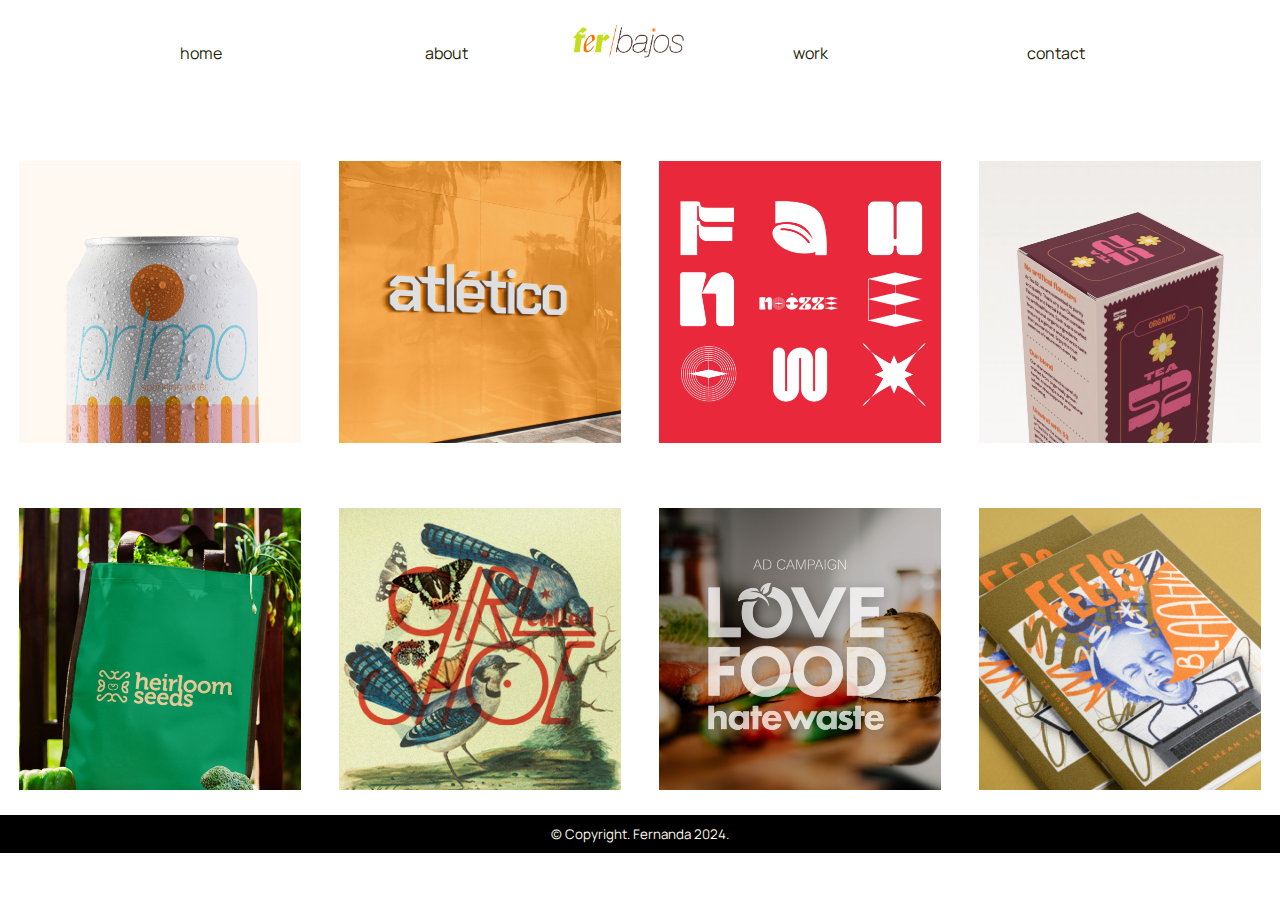
<file: work.html>
<!DOCTYPE html>
<html>
    <head>
        <title>Fer - My Work</title>
        <meta charset="utf-8">
        <meta name="author" content="Fernanda Salgado">

        <link rel="preconnect" href="https://fonts.googleapis.com">
        <link rel="preconnect" href="https://fonts.gstatic.com" crossorigin>
        <link href="https://fonts.googleapis.com/css2?family=EB+Garamond:ital,wght@0,400..800;1,400..800&family=Manrope:wght@200..800&display=swap" rel="stylesheet">
       
        <link href="css/styles.css" rel="stylesheet">

    </head>

    <body>
        
        <header>
            <nav class="wrapper">
               <a href="index.html">home</a>
               <a href="about.html">about</a>
               <img src="./imgs/FerBajos-HeroLogo.png" class="logo" style="width: 10%;">
               <a href="work.html">work</a>
               <a href="contact.html">contact</a>
            </nav>
           </header>

    <main id="container">

        <section class="gallery">
            <a href="primo.html">
                <img src="imgs/Work-01.jpg" alt="Zoom in of pop can, Primo, with water drops on it" class="primo">
            </a>
        </section>

        <section class="gallery">
            <a href="atletico.html">
                <img src="imgs/Work-02.jpg" alt="The outside sign of a gym with the name Atletico" class="atletico">
            </a>
        </section>

         <section class="gallery">
            <a href="noizze.html">
            <img src="imgs/Work-03.jpg" alt="A graphic composition of letters of the designers new typeface, Noizze" class="noizze">
        </section>

        <section class="gallery">
            <a href="tea52.html">
                <img src="imgs/Work-04.jpg" alt="Zoom in of a tea package design of the brand Tea 52" class="tea52">
            </a>
        </section>

        <section class="gallery">
            <a href="heirloom.html">
                <img src="imgs/Work-05.jpg" alt="A sueprmarket green bag with the Heirloom Seeds logo, sitting on a chair" class="heirloom">
            </a>
        </section>

        <section class="gallery">
            <a href="Shoe.html">
                <img src="imgs/Work-06.jpg" alt="The album cover design of the artist Girl Called Shoe" class="shoe">
            </a>
        </section>

        <section class="gallery">
            <a href="lovefood.html">
                <img src="imgs/Work-07.jpg" alt="A photo of some food being chopped with the Love Food Hate Waste logo overlayed" class="lovefood">
            </a>
        </section>

        <section class="gallery">
            <a href="feels.html">
                <img src="imgs/Work-08.jpg" alt="A zoom in of the magazine cover of Feels Zine, The Mean Issue" class="feels">
            </a>
        </section>

    </main>

        <footer>
                &copy; Copyright. Fernanda 2024.
        </footer>

    </body>
</html>
</file>
<file: css/styles.css>
/* All pages style */

html{
    scroll-behavior: smooth;
}

*{
    box-sizing: border-box;
}

body{
    margin: 0;
    background-color: #ffffff;
    background-position-x:center;
}

nav{
    padding: 0px 50px 0 80px;
}

nav a{
    font-size: 16px;
    color: #271f09;
    text-decoration: none;
    width: 11%;
    text-align: center;
    font-family: Manrope;
    src: url(../fonts/Manrope-ExtraLight.ttf);
    display: inline-block;
    border-radius: 100px;
    margin: 0% 5% 5% 5%;
}

header img{
    margin-top: 1%;
    
}

/* .wrapper{
    align-content: center;
    padding: 18px 0px 25px 0px;
    margin: 0px 50px 5px 50px
} */


a:hover{
    color: #f77b5f;
}

.logo{
    width: 4%;
    padding-top: 11px;
}


a{
    font-family: Manrope;
    src: url(../fonts/Manrope-Light.ttf);
    color: #FE4A23;
}


footer{
    font-family: Manrope;
    src: url(../fonts/Manrope-Regular.ttf);
    padding-top: 10px;
    padding-bottom: 10px;
    text-align: center;
    font-size: smaller;
    color: #FCF9EB;
    background-color: rgb(0, 0, 0);
}



/* Home page styles */

.homeBanner{
    background-repeat: no-repeat;
    background-size: cover;
}

.homeBanner h1{
    font-family: Manrope;
    src: url(../fonts/Manrope-ExtraLight.ttf);
    font-weight: lighter;
    color: #FE4A23;
    position: relative;
    top: 10%;
    width: 55%;
    margin: auto;
    text-align: center;
    font-size: 550%;
    padding: 65px 0 0 0;
}

.homebanner2 h1{
    padding-top: 0;
    font-family: AppleGaramond;
    src: url(../fonts/AppleGaramond-LightItalic.ttf);
    font-style: italic;
    font-weight: lighter;
    color: #FE4A23;
    margin: auto;
    position: relative;
    font-size: 550%;
}

.polaroid{
    width: 33%;
    align-content: center;
    margin-left: 35%;
    margin-top: -3%;
}

main{
    line-height: 136%;
    overflow: hidden;
}


.col p{
    font-family: Manrope;
    src: url(../fonts/Manrope-Light.ttf);
    text-align: center;
    font-size: 100%;
    color: #FE4A23;
    width: 63%;
    height: 10%;
    padding: 30px 110px 50px 670px;
    text-align: center;
}

.instagram{
    text-align: center;
    border: solid #FE4A23;
    padding: 10px;
    border-radius: 100px;
    border-width: 2px;
    margin-left: 46.3%;
    margin-bottom: 200%;
}

.together p{
    font-family: AppleGaramond;
    src: url(../fonts/AppleGaramond-Light.ttf);
    font-size: 50px;
    text-align: center;
    color: #1d1d1d;
}


.mail{
    font-family: Manrope;
    src: url(../fonts/Manrope-Light.ttf);
    text-align: center;
    color: #1d1d1d;
    padding-bottom: 25px;
}

/* About styles */

h1{
    text-align: center;
    position: relative;
    font-size: 360%;
    text-shadow: 250px;
    padding-top: 30px;
    font-family: Manrope;
    src: url(../fonts/Manrope-ExtraLight.ttf);
    color: rgb(191, 191, 191);
    }

#sectionOne{
    background-color: #ffffff;
    padding-left: 50px;
}

#sectionOne p{
    font-family: Manrope;
    src: url(../fonts/Manrope-ExtraLight.ttf);
    padding: 78px 170px 1px 170px;
    text-align: center;
    color: #FE4A23;
}

#sectionOne h1{
    font-family: AppleGaramond;
    src: url(../fonts/AppleGaramond-LightItalic.ttf);
    font-weight: lighter;
    font-style: italic;
    color: #FE4A23;
    padding-bottom: 0;
}

#sectionOne h2{
    font-family: Manrope;
    src: url(../fonts/Manrope-ExtraLight.ttf);
    font-weight: lighter;
    padding: 0 170px 1px 170px;
    text-align: center;
    color: #FE4A23;
}

.logoAnatomy{
    background-color: #ffffff;
    padding-left: 15%;
    width: 83%;
}

.myPics{
    background-color: #ffffff;
    width: 103%;
}


/* Contact styles */

.contact{
    border: none;
    margin: auto;
    padding-left: 20px;
    padding-right: 20px;
    line-height: 136%;
    overflow: hidden;
}

.contact h1{
    font-family: AppleGaramond;
    src: url(../fonts/AppleGaramond-LightItalic.ttf);
    font-weight: lighter;
    font-style: italic;
    color: #FE4A23;
    padding-top: 70px;
}

form{
    float: left;
    width: 45%;
    font-family: Manrope;
    src: url(../fonts/Manrope-Light.ttf);
    font-size: 150%;
}

label{
    display: inline;
}

input[type=text], input[type=email], textarea {
    width: 100%;
    padding: 10px;
    border: 2px solid #FE4A23;
    border-radius: 100px;
    margin: 8px 0 21px 0;
    font-size: 50%;
}

select{
    background-color: white;
    border: 2px solid #FE4A23;
    border-radius: 100px;
    font-size: 16px;
    padding: 8px 18px;
    width: 100%;    
    margin: 8px 0 21px 0;
}

input[type=submit]{
    background-color: #FE4A23;
    color: white;
    border: 0;
    border-radius: 100px;
    font-size: 100%;
    padding: 12px 20px 12px 20px;
}

input[type=submit]:hover{
    background-color: rgba(161, 161, 161, 0.899);
}

iframe{
    float: right;
    width: 45%;
}


/* Work styles */

.gallery{
    width: 25%;
    float: left;
    padding: 40px 19px 19px 19px;
}

.gallery:hover{
    background-color: #ffffff;
    transition: 0.7s;
    transform: scale(103%)
}

.gallery img{
    width: 100%;
}

.gallery p{
    text-align: center;
    font-size: 100%;
    margin: 0;
    color: black;
    background-color: rgba(255, 255, 255, 0);
}


/* Primo styles */

.primo{
    width: 100%;
}

/* Noizze styles */

.noizze{
    align-content: center;
    width: 100%;
}

/* Tea 52 styles */
.tea52{
    width: 100%;
    align-items: center;
}

#pattern{
    width: 60%;
    margin-left: 20%;
}

/* Heirloom Seeds styles */

.heirloom{
    width: 100%;
    align-items: center;
}


/* Girl Called Shoe styles */

.shoe{
    width: 100%;
    align-items: center;
}

/* Dynamics Success styles */

.lovefood{
    width: 100%;
    align-items: center;
}

/* Feels */

.feels{
    width: 100%;
    align-items: center;
}
</file>
